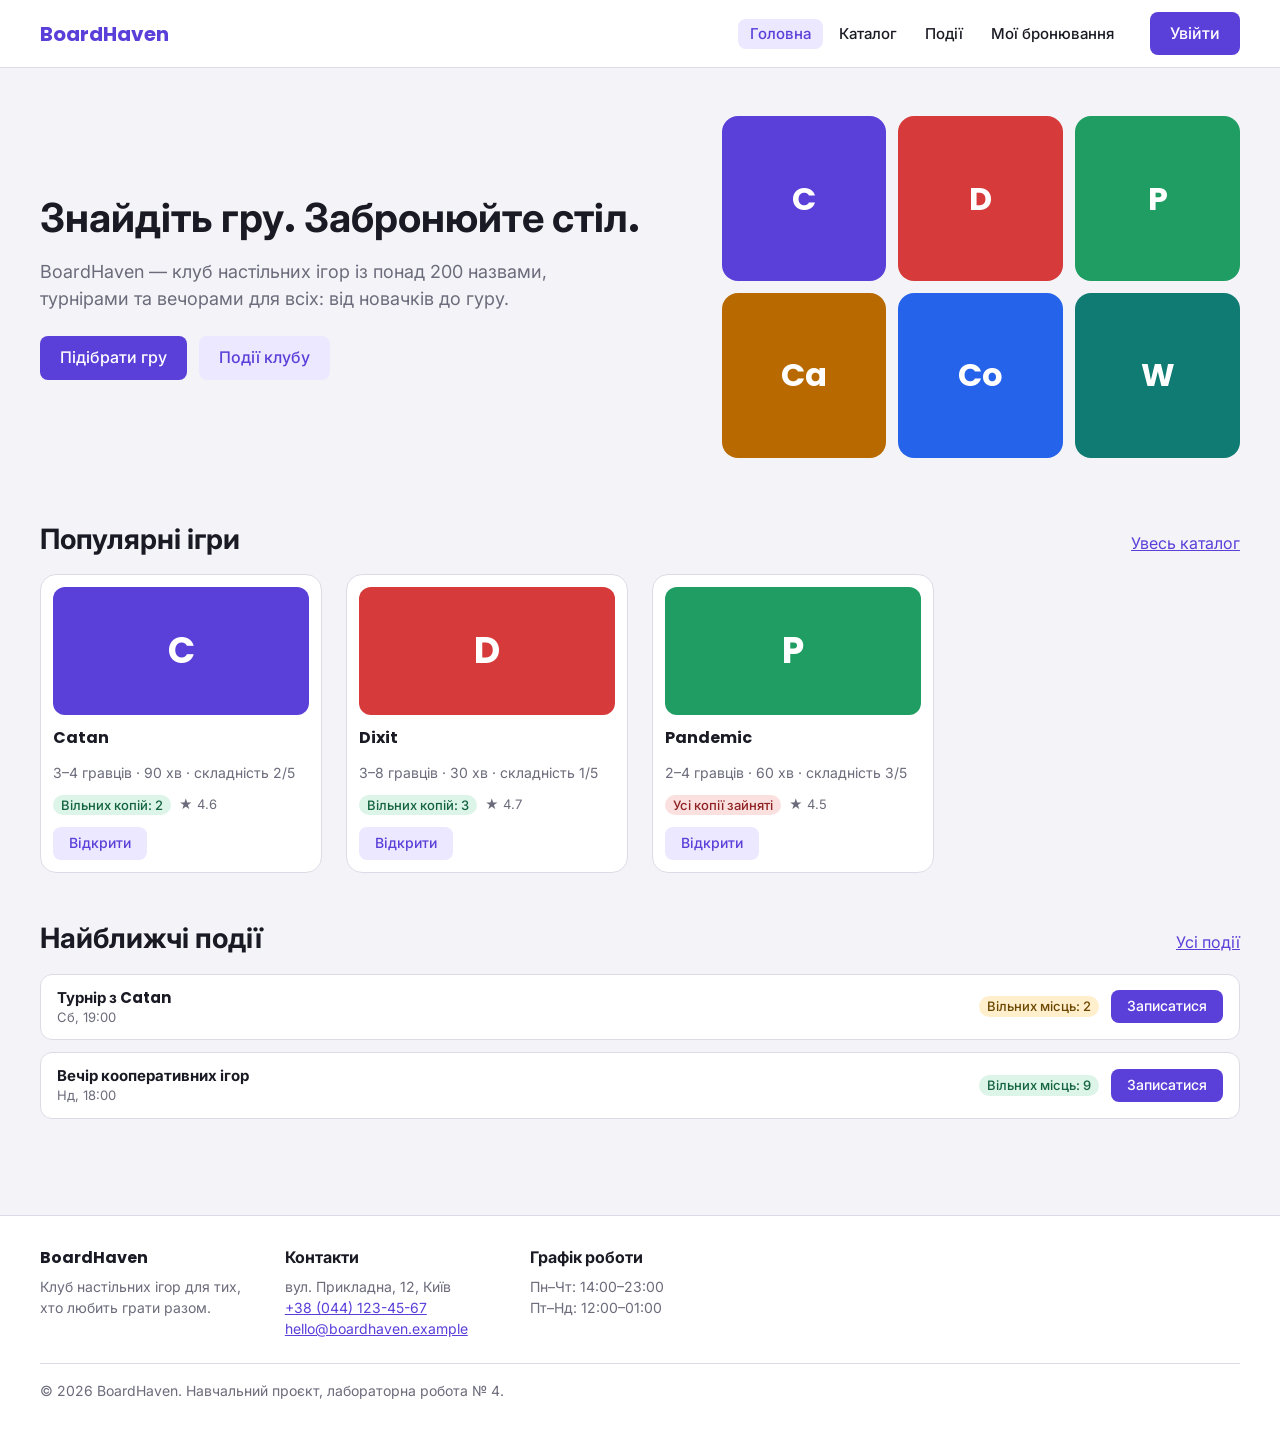
<file: boardhaven-lab4/boardhaven/index.html>
<!DOCTYPE html>
<html lang="uk">
<head>
  <meta charset="UTF-8">
  <meta name="viewport" content="width=device-width, initial-scale=1">
  <meta name="description" content="BoardHaven — клуб настільних ігор: каталог, бронювання столів, події.">
  <title>Головна — BoardHaven</title>
  <link rel="preconnect" href="https://fonts.googleapis.com">
  <link rel="preconnect" href="https://fonts.gstatic.com" crossorigin>
  <link rel="stylesheet" href="https://fonts.googleapis.com/css2?family=Inter:wght@400;500;600&amp;family=Poppins:wght@700&amp;display=swap">
  <link rel="stylesheet" href="css/style.css">
</head>
<body>
  <a class="skip-link" href="#main">Перейти до змісту</a>
  <header class="navbar">
    <div class="container navbar__inner">
      <a class="logo" href="index.html">BoardHaven</a>
      <nav class="navbar__nav" aria-label="Основна навігація">
        <ul class="navbar__list">
          <li><a class="navbar__link" href="index.html" aria-current="page">Головна</a></li>
          <li><a class="navbar__link" href="games.html">Каталог</a></li>
          <li><a class="navbar__link" href="events.html">Події</a></li>
          <li><a class="navbar__link" href="my-bookings.html">Мої бронювання</a></li>
        </ul>
      </nav>
      <a class="btn btn--primary navbar__login" href="login.html">Увійти</a>
    </div>
  </header>
  <main id="main">
    <div class="container">
      <section class="hero" aria-labelledby="hero-title">
        <div>
          <h1 id="hero-title">Знайдіть гру. Забронюйте стіл.</h1>
          <p class="hero__lead">BoardHaven — клуб настільних ігор із понад 200 назвами, турнірами та вечорами для всіх: від новачків до гуру.</p>
          <div class="hero__actions">
            <a class="btn btn--primary" href="games.html">Підібрати гру</a>
            <a class="btn btn--secondary" href="events.html">Події клубу</a>
          </div>
        </div>
        <div class="hero__art" aria-hidden="true"><div class="tile cover--purple">C</div><div class="tile cover--red">D</div><div class="tile cover--green">P</div><div class="tile cover--amber">Ca</div><div class="tile cover--blue">Co</div><div class="tile cover--teal">W</div></div>
      </section>
      <section class="section" aria-labelledby="popular">
        <div class="section__head"><h2 id="popular">Популярні ігри</h2><a href="games.html">Увесь каталог</a></div>
        <ul class="cards">
          <li>
            <article class="card" data-min="3" data-max="4" data-time="90" data-diff="2">
              <div class="card__cover cover--purple" aria-hidden="true">C</div>
              <h3 class="card__title">Catan</h3>
              <p class="card__meta">3–4 гравців · 90 хв · складність 2/5</p>
              <p class="card__status"><span class="badge badge--success">Вільних копій: 2</span><span><span aria-hidden="true">★</span> 4.6<span class="sr-only"> із 5</span></span></p>
              <a class="btn btn--secondary btn--sm" href="game-catan.html">Відкрити</a>
            </article>
          </li>
          <li>
            <article class="card" data-min="3" data-max="8" data-time="30" data-diff="1">
              <div class="card__cover cover--red" aria-hidden="true">D</div>
              <h3 class="card__title">Dixit</h3>
              <p class="card__meta">3–8 гравців · 30 хв · складність 1/5</p>
              <p class="card__status"><span class="badge badge--success">Вільних копій: 3</span><span><span aria-hidden="true">★</span> 4.7<span class="sr-only"> із 5</span></span></p>
              <a class="btn btn--secondary btn--sm" href="game-dixit.html">Відкрити</a>
            </article>
          </li>
          <li>
            <article class="card" data-min="2" data-max="4" data-time="60" data-diff="3">
              <div class="card__cover cover--green" aria-hidden="true">P</div>
              <h3 class="card__title">Pandemic</h3>
              <p class="card__meta">2–4 гравців · 60 хв · складність 3/5</p>
              <p class="card__status"><span class="badge badge--danger">Усі копії зайняті</span><span><span aria-hidden="true">★</span> 4.5<span class="sr-only"> із 5</span></span></p>
              <a class="btn btn--secondary btn--sm" href="game-pandemic.html">Відкрити</a>
            </article>
          </li>
        </ul>
      </section>
      <section class="section" aria-labelledby="soon">
        <div class="section__head"><h2 id="soon">Найближчі події</h2><a href="events.html">Усі події</a></div>
        <div class="rows">
          <article class="row">
            <div><h3 class="row__title">Турнір з Catan</h3><p class="row__meta"><time>Сб, 19:00</time></p></div>
            <div class="row__side"><span class="badge badge--warning">Вільних місць: 2</span><a class="btn btn--primary btn--sm" href="events.html">Записатися</a></div>
          </article>
          <article class="row">
            <div><h3 class="row__title">Вечір кооперативних ігор</h3><p class="row__meta"><time>Нд, 18:00</time></p></div>
            <div class="row__side"><span class="badge badge--success">Вільних місць: 9</span><a class="btn btn--primary btn--sm" href="events.html">Записатися</a></div>
          </article>
        </div>
      </section>
    </div>
  </main>
  <footer class="footer">
    <div class="container footer__inner">
      <section aria-labelledby="f1"><h2 id="f1">BoardHaven</h2><p>Клуб настільних ігор для тих, хто любить грати разом.</p></section>
      <section aria-labelledby="f2"><h2 id="f2">Контакти</h2>
        <address>вул. Прикладна, 12, Київ<br><a href="tel:+380441234567">+38 (044) 123-45-67</a><br><a href="mailto:hello@boardhaven.example">hello@boardhaven.example</a></address></section>
      <section aria-labelledby="f3"><h2 id="f3">Графік роботи</h2><p>Пн–Чт: 14:00–23:00<br>Пт–Нд: 12:00–01:00</p></section>
      <p class="footer__copy">© 2026 BoardHaven. Навчальний проєкт, лабораторна робота № 4.</p>
    </div>
  </footer>
  <script src="js/main.js"></script>
</body>
</html>
</file>
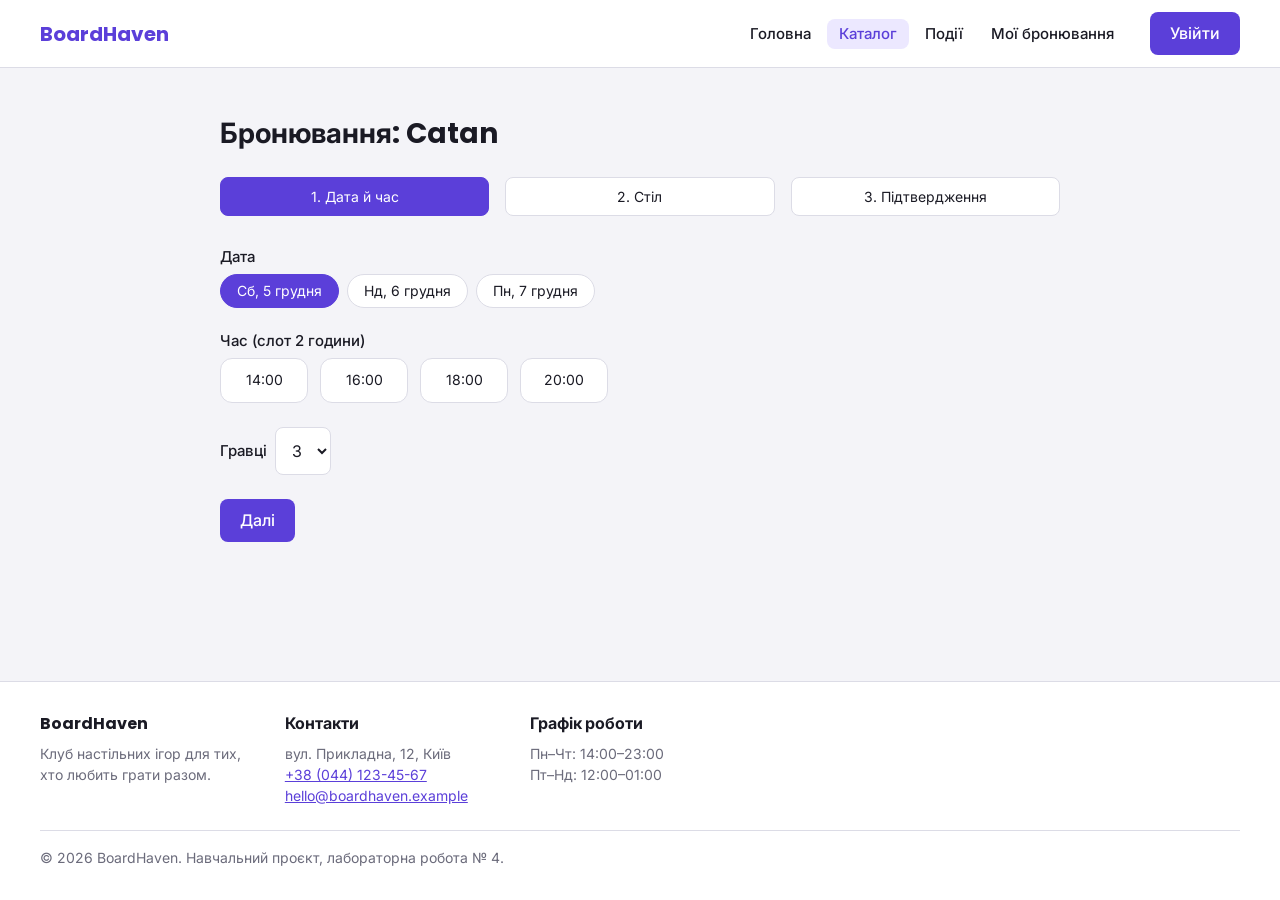
<file: boardhaven-lab4/boardhaven/booking.html>
<!DOCTYPE html>
<html lang="uk">
<head>
  <meta charset="UTF-8">
  <meta name="viewport" content="width=device-width, initial-scale=1">
  <meta name="description" content="Онлайн-бронювання столу в клубі настільних ігор BoardHaven у три кроки.">
  <title>Бронювання — BoardHaven</title>
  <link rel="preconnect" href="https://fonts.googleapis.com">
  <link rel="preconnect" href="https://fonts.gstatic.com" crossorigin>
  <link rel="stylesheet" href="https://fonts.googleapis.com/css2?family=Inter:wght@400;500;600&amp;family=Poppins:wght@700&amp;display=swap">
  <link rel="stylesheet" href="css/style.css">
</head>
<body>
  <a class="skip-link" href="#main">Перейти до змісту</a>
  <header class="navbar">
    <div class="container navbar__inner">
      <a class="logo" href="index.html">BoardHaven</a>
      <nav class="navbar__nav" aria-label="Основна навігація">
        <ul class="navbar__list">
          <li><a class="navbar__link" href="index.html">Головна</a></li>
          <li><a class="navbar__link" href="games.html" aria-current="page">Каталог</a></li>
          <li><a class="navbar__link" href="events.html">Події</a></li>
          <li><a class="navbar__link" href="my-bookings.html">Мої бронювання</a></li>
        </ul>
      </nav>
      <a class="btn btn--primary navbar__login" href="login.html">Увійти</a>
    </div>
  </header>
  <main id="main">
    <div class="container--narrow" id="wizard">
      <h1 class="page-title" id="wizard-title" tabindex="-1">Бронювання</h1>
      <ol class="steps" aria-label="Кроки бронювання">
        <li aria-current="step">1. Дата й час</li>
        <li>2. Стіл</li>
        <li>3. Підтвердження</li>
      </ol>

      <section class="step" data-step="1" aria-label="Дата й час">
        <div class="field"><span class="field__label" id="l-date">Дата</span><div class="tags" id="dates" role="group" aria-labelledby="l-date"></div></div>
        <div class="field"><span class="field__label" id="l-time">Час (слот 2 години)</span>
          <div class="slots" id="times" role="group" aria-labelledby="l-time">
            <button class="slot" type="button" aria-pressed="false" data-time="14:00">14:00</button>
            <button class="slot" type="button" aria-pressed="false" data-time="16:00">16:00</button>
            <button class="slot" type="button" aria-pressed="false" data-time="18:00">18:00</button>
            <button class="slot" type="button" aria-pressed="false" data-time="20:00">20:00</button>
          </div>
        </div>
        <div class="field field--inline"><label for="guests">Гравці</label><select class="select" id="guests" name="guests"></select></div>
        <p class="hint hint--error" id="hint-time" role="alert" hidden>Оберіть час, щоб продовжити.</p>
        <div class="actions"><button class="btn btn--primary" type="button" id="to-2">Далі</button></div>
      </section>

      <section class="step" data-step="2" aria-label="Вибір столу" hidden>
        <div class="slots slots--tables" id="tables" role="group" aria-label="Столи"></div>
        <p class="hint">Зайняті столи та столи замалі для вашої компанії недоступні.</p>
        <p class="hint hint--error" id="hint-table" role="alert" hidden>Оберіть стіл, щоб продовжити.</p>
        <div class="actions"><button class="btn btn--secondary" type="button" id="back-1">Назад</button><button class="btn btn--primary" type="button" id="to-3">Далі</button></div>
      </section>

      <section class="step" data-step="3" aria-label="Підтвердження" hidden>
        <article class="summary">
          <h2 id="sum-game">Catan</h2>
          <dl>
            <dt class="sr-only">Дата й час</dt><dd id="sum-date"></dd>
            <dt class="sr-only">Стіл</dt><dd id="sum-table"></dd>
            <dt class="sr-only">Гравців</dt><dd id="sum-guests"></dd>
          </dl>
        </article>
        <div class="field"><label for="b-name">Ім’я</label><input id="b-name" name="name" autocomplete="name"><p class="field__error" id="err-b-name" role="alert" hidden></p></div>
        <div class="field"><label for="b-phone">Телефон</label><input id="b-phone" name="phone" type="tel" placeholder="+380 50 123 45 67" autocomplete="tel"><p class="field__error" id="err-b-phone" role="alert" hidden></p></div>
        <div class="actions"><button class="btn btn--secondary" type="button" id="back-2">Назад</button><button class="btn btn--primary" type="button" id="confirm-booking">Підтвердити бронювання</button></div>
      </section>
    </div>
    <dialog class="modal modal--success" id="modal-success" aria-labelledby="modal-success-t">
      <h2 id="modal-success-t">Стіл заброньовано</h2>
      <p>Ми чекаємо на вас у клубі. Бронювання з’явиться на сторінці «Мої бронювання».</p>
      <div class="modal__actions"><a class="btn btn--secondary" href="index.html">На головну</a><a class="btn btn--primary" href="my-bookings.html">Мої бронювання</a></div>
    </dialog>
  </main>
  <footer class="footer">
    <div class="container footer__inner">
      <section aria-labelledby="f1"><h2 id="f1">BoardHaven</h2><p>Клуб настільних ігор для тих, хто любить грати разом.</p></section>
      <section aria-labelledby="f2"><h2 id="f2">Контакти</h2>
        <address>вул. Прикладна, 12, Київ<br><a href="tel:+380441234567">+38 (044) 123-45-67</a><br><a href="mailto:hello@boardhaven.example">hello@boardhaven.example</a></address></section>
      <section aria-labelledby="f3"><h2 id="f3">Графік роботи</h2><p>Пн–Чт: 14:00–23:00<br>Пт–Нд: 12:00–01:00</p></section>
      <p class="footer__copy">© 2026 BoardHaven. Навчальний проєкт, лабораторна робота № 4.</p>
    </div>
  </footer>
  <script src="js/main.js"></script>
</body>
</html>
</file>
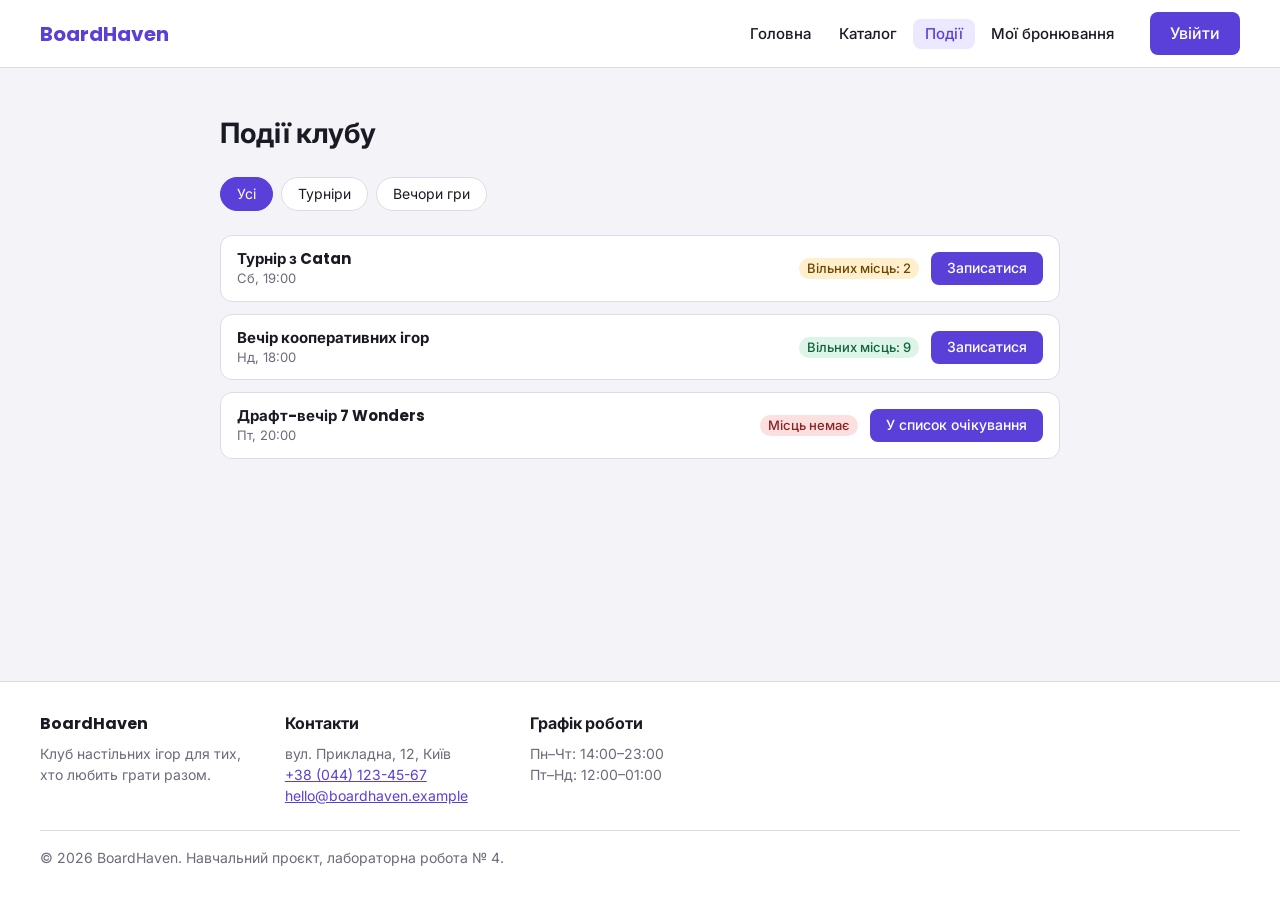
<file: boardhaven-lab4/boardhaven/events.html>
<!DOCTYPE html>
<html lang="uk">
<head>
  <meta charset="UTF-8">
  <meta name="viewport" content="width=device-width, initial-scale=1">
  <meta name="description" content="Турніри та вечори гри в клубі BoardHaven: запис на подію або у список очікування.">
  <title>Події клубу — BoardHaven</title>
  <link rel="preconnect" href="https://fonts.googleapis.com">
  <link rel="preconnect" href="https://fonts.gstatic.com" crossorigin>
  <link rel="stylesheet" href="https://fonts.googleapis.com/css2?family=Inter:wght@400;500;600&amp;family=Poppins:wght@700&amp;display=swap">
  <link rel="stylesheet" href="css/style.css">
</head>
<body>
  <a class="skip-link" href="#main">Перейти до змісту</a>
  <header class="navbar">
    <div class="container navbar__inner">
      <a class="logo" href="index.html">BoardHaven</a>
      <nav class="navbar__nav" aria-label="Основна навігація">
        <ul class="navbar__list">
          <li><a class="navbar__link" href="index.html">Головна</a></li>
          <li><a class="navbar__link" href="games.html">Каталог</a></li>
          <li><a class="navbar__link" href="events.html" aria-current="page">Події</a></li>
          <li><a class="navbar__link" href="my-bookings.html">Мої бронювання</a></li>
        </ul>
      </nav>
      <a class="btn btn--primary navbar__login" href="login.html">Увійти</a>
    </div>
  </header>
  <main id="main">
    <div class="container--narrow">
      <h1 class="page-title">Події клубу</h1>
      <div class="tags" role="group" aria-label="Тип події">
        <button class="tag" type="button" aria-pressed="true" data-kind="all">Усі</button>
        <button class="tag" type="button" aria-pressed="false" data-kind="tournament">Турніри</button>
        <button class="tag" type="button" aria-pressed="false" data-kind="evening">Вечори гри</button>
      </div>
      <div class="rows" id="events" style="margin-top: var(--space-24)">
        <article class="row" data-kind="tournament" data-full="false">
          <div><h2 class="row__title">Турнір з Catan</h2><p class="row__meta"><time>Сб, 19:00</time></p></div>
          <div class="row__side"><span class="badge badge--warning">Вільних місць: 2</span><button class="btn btn--primary btn--sm" type="button" data-event-btn data-open="modal-confirm">Записатися</button></div>
        </article>
        <article class="row" data-kind="evening" data-full="false">
          <div><h2 class="row__title">Вечір кооперативних ігор</h2><p class="row__meta"><time>Нд, 18:00</time></p></div>
          <div class="row__side"><span class="badge badge--success">Вільних місць: 9</span><button class="btn btn--primary btn--sm" type="button" data-event-btn data-open="modal-confirm">Записатися</button></div>
        </article>
        <article class="row" data-kind="evening" data-full="true">
          <div><h2 class="row__title">Драфт-вечір 7 Wonders</h2><p class="row__meta"><time>Пт, 20:00</time></p></div>
          <div class="row__side"><span class="badge badge--danger">Місць немає</span><button class="btn btn--primary btn--sm" type="button" data-event-btn data-open="modal-confirm">У список очікування</button></div>
        </article>
      </div>
    </div>
    <dialog class="modal modal--confirm" id="modal-confirm" aria-labelledby="mc-title">
      <h2 id="mc-title">Записатися на подію?</h2>
      <p id="mc-text"></p>
      <div class="modal__actions"><button class="btn btn--secondary" type="button" data-close>Скасувати</button><button class="btn btn--primary" type="button" id="confirm-yes">Підтвердити</button></div>
    </dialog>
    <dialog class="modal modal--success" id="modal-success" aria-labelledby="ms-title">
      <h2 id="ms-title">Ви записані</h2>
      <p id="ms-text"></p>
      <div class="modal__actions"><button class="btn btn--primary" type="button" data-close>Готово</button></div>
    </dialog>
  </main>
  <footer class="footer">
    <div class="container footer__inner">
      <section aria-labelledby="f1"><h2 id="f1">BoardHaven</h2><p>Клуб настільних ігор для тих, хто любить грати разом.</p></section>
      <section aria-labelledby="f2"><h2 id="f2">Контакти</h2>
        <address>вул. Прикладна, 12, Київ<br><a href="tel:+380441234567">+38 (044) 123-45-67</a><br><a href="mailto:hello@boardhaven.example">hello@boardhaven.example</a></address></section>
      <section aria-labelledby="f3"><h2 id="f3">Графік роботи</h2><p>Пн–Чт: 14:00–23:00<br>Пт–Нд: 12:00–01:00</p></section>
      <p class="footer__copy">© 2026 BoardHaven. Навчальний проєкт, лабораторна робота № 4.</p>
    </div>
  </footer>
  <script src="js/main.js"></script>
</body>
</html>
</file>
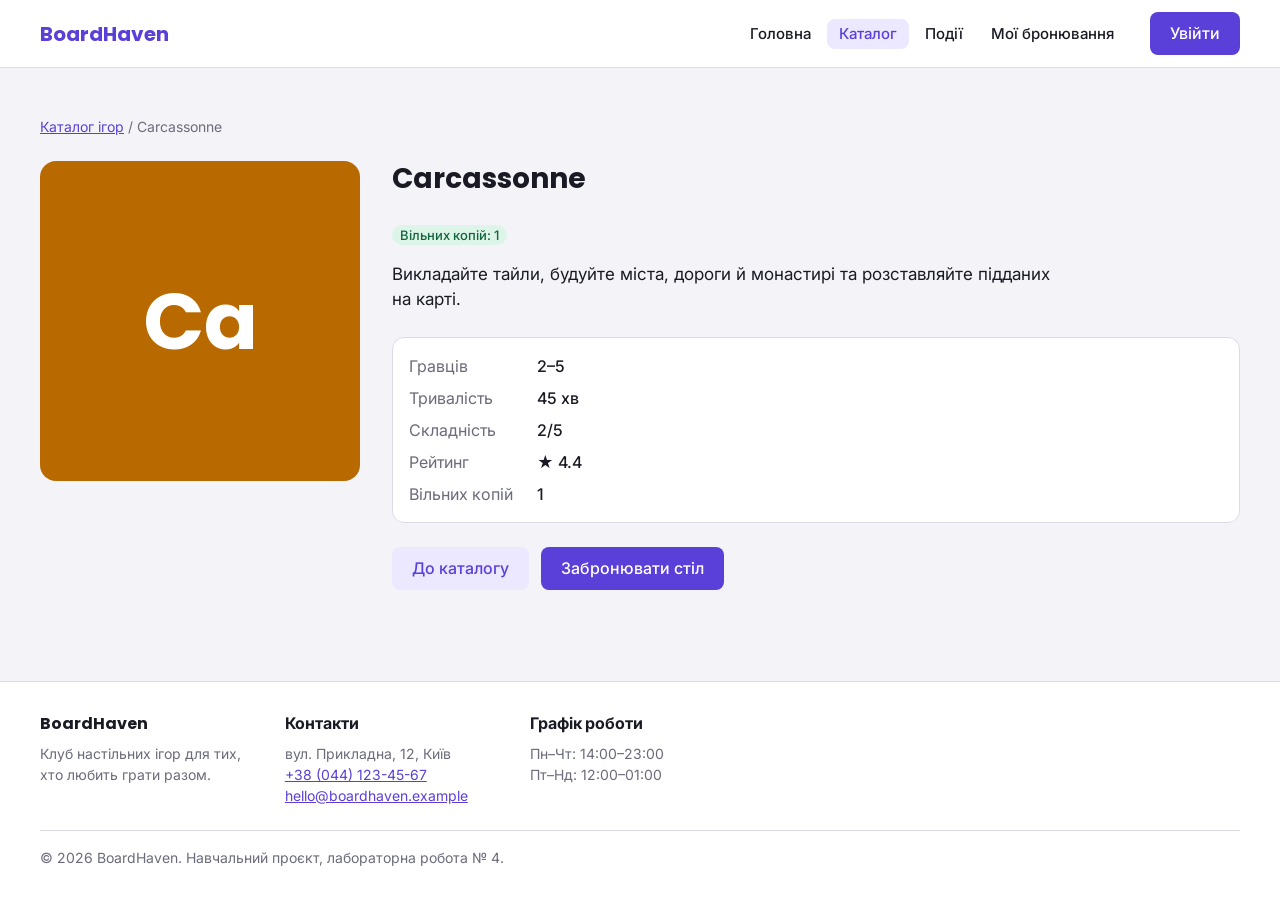
<file: boardhaven-lab4/boardhaven/game-carcassonne.html>
<!DOCTYPE html>
<html lang="uk">
<head>
  <meta charset="UTF-8">
  <meta name="viewport" content="width=device-width, initial-scale=1">
  <meta name="description" content="Carcassonne — опис гри та бронювання столу в клубі BoardHaven.">
  <title>Carcassonne — BoardHaven</title>
  <link rel="preconnect" href="https://fonts.googleapis.com">
  <link rel="preconnect" href="https://fonts.gstatic.com" crossorigin>
  <link rel="stylesheet" href="https://fonts.googleapis.com/css2?family=Inter:wght@400;500;600&amp;family=Poppins:wght@700&amp;display=swap">
  <link rel="stylesheet" href="css/style.css">
</head>
<body>
  <a class="skip-link" href="#main">Перейти до змісту</a>
  <header class="navbar">
    <div class="container navbar__inner">
      <a class="logo" href="index.html">BoardHaven</a>
      <nav class="navbar__nav" aria-label="Основна навігація">
        <ul class="navbar__list">
          <li><a class="navbar__link" href="index.html">Головна</a></li>
          <li><a class="navbar__link" href="games.html" aria-current="page">Каталог</a></li>
          <li><a class="navbar__link" href="events.html">Події</a></li>
          <li><a class="navbar__link" href="my-bookings.html">Мої бронювання</a></li>
        </ul>
      </nav>
      <a class="btn btn--primary navbar__login" href="login.html">Увійти</a>
    </div>
  </header>
  <main id="main">
    <div class="container">
      <nav class="breadcrumb" aria-label="Хлібні крихти"><a href="games.html">Каталог ігор</a> / Carcassonne</nav>
      <div class="detail">
        <div class="detail__cover cover--amber" aria-hidden="true">Ca</div>
        <article>
          <h1 class="page-title">Carcassonne</h1>
          <p><span class="badge badge--success">Вільних копій: 1</span></p>
          <p class="detail__lead">Викладайте тайли, будуйте міста, дороги й монастирі та розставляйте підданих на карті.</p>
          <dl class="specs">
            <dt>Гравців</dt><dd>2–5</dd>
            <dt>Тривалість</dt><dd>45 хв</dd>
            <dt>Складність</dt><dd>2/5</dd>
            <dt>Рейтинг</dt><dd>★ 4.4</dd>
            <dt>Вільних копій</dt><dd>1</dd>
          </dl>
          <div class="detail__actions">
            <a class="btn btn--secondary" href="games.html">До каталогу</a>
            <a class="btn btn--primary" href="booking.html?game=carcassonne">Забронювати стіл</a>
          </div>
        </article>
      </div>
    </div>
  </main>
  <footer class="footer">
    <div class="container footer__inner">
      <section aria-labelledby="f1"><h2 id="f1">BoardHaven</h2><p>Клуб настільних ігор для тих, хто любить грати разом.</p></section>
      <section aria-labelledby="f2"><h2 id="f2">Контакти</h2>
        <address>вул. Прикладна, 12, Київ<br><a href="tel:+380441234567">+38 (044) 123-45-67</a><br><a href="mailto:hello@boardhaven.example">hello@boardhaven.example</a></address></section>
      <section aria-labelledby="f3"><h2 id="f3">Графік роботи</h2><p>Пн–Чт: 14:00–23:00<br>Пт–Нд: 12:00–01:00</p></section>
      <p class="footer__copy">© 2026 BoardHaven. Навчальний проєкт, лабораторна робота № 4.</p>
    </div>
  </footer>
  <script src="js/main.js"></script>
</body>
</html>
</file>
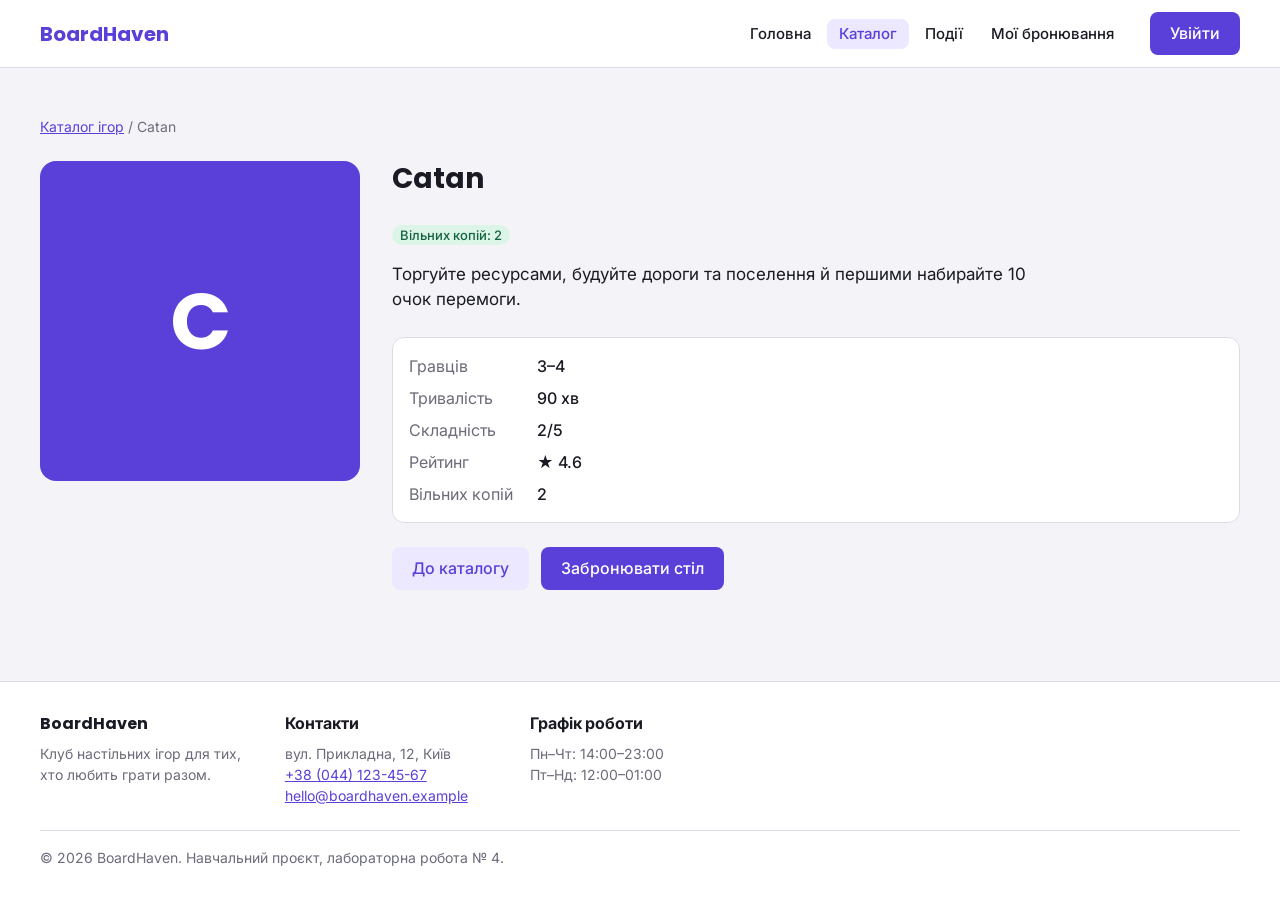
<file: boardhaven-lab4/boardhaven/game-catan.html>
<!DOCTYPE html>
<html lang="uk">
<head>
  <meta charset="UTF-8">
  <meta name="viewport" content="width=device-width, initial-scale=1">
  <meta name="description" content="Catan — опис гри та бронювання столу в клубі BoardHaven.">
  <title>Catan — BoardHaven</title>
  <link rel="preconnect" href="https://fonts.googleapis.com">
  <link rel="preconnect" href="https://fonts.gstatic.com" crossorigin>
  <link rel="stylesheet" href="https://fonts.googleapis.com/css2?family=Inter:wght@400;500;600&amp;family=Poppins:wght@700&amp;display=swap">
  <link rel="stylesheet" href="css/style.css">
</head>
<body>
  <a class="skip-link" href="#main">Перейти до змісту</a>
  <header class="navbar">
    <div class="container navbar__inner">
      <a class="logo" href="index.html">BoardHaven</a>
      <nav class="navbar__nav" aria-label="Основна навігація">
        <ul class="navbar__list">
          <li><a class="navbar__link" href="index.html">Головна</a></li>
          <li><a class="navbar__link" href="games.html" aria-current="page">Каталог</a></li>
          <li><a class="navbar__link" href="events.html">Події</a></li>
          <li><a class="navbar__link" href="my-bookings.html">Мої бронювання</a></li>
        </ul>
      </nav>
      <a class="btn btn--primary navbar__login" href="login.html">Увійти</a>
    </div>
  </header>
  <main id="main">
    <div class="container">
      <nav class="breadcrumb" aria-label="Хлібні крихти"><a href="games.html">Каталог ігор</a> / Catan</nav>
      <div class="detail">
        <div class="detail__cover cover--purple" aria-hidden="true">C</div>
        <article>
          <h1 class="page-title">Catan</h1>
          <p><span class="badge badge--success">Вільних копій: 2</span></p>
          <p class="detail__lead">Торгуйте ресурсами, будуйте дороги та поселення й першими набирайте 10 очок перемоги.</p>
          <dl class="specs">
            <dt>Гравців</dt><dd>3–4</dd>
            <dt>Тривалість</dt><dd>90 хв</dd>
            <dt>Складність</dt><dd>2/5</dd>
            <dt>Рейтинг</dt><dd>★ 4.6</dd>
            <dt>Вільних копій</dt><dd>2</dd>
          </dl>
          <div class="detail__actions">
            <a class="btn btn--secondary" href="games.html">До каталогу</a>
            <a class="btn btn--primary" href="booking.html?game=catan">Забронювати стіл</a>
          </div>
        </article>
      </div>
    </div>
  </main>
  <footer class="footer">
    <div class="container footer__inner">
      <section aria-labelledby="f1"><h2 id="f1">BoardHaven</h2><p>Клуб настільних ігор для тих, хто любить грати разом.</p></section>
      <section aria-labelledby="f2"><h2 id="f2">Контакти</h2>
        <address>вул. Прикладна, 12, Київ<br><a href="tel:+380441234567">+38 (044) 123-45-67</a><br><a href="mailto:hello@boardhaven.example">hello@boardhaven.example</a></address></section>
      <section aria-labelledby="f3"><h2 id="f3">Графік роботи</h2><p>Пн–Чт: 14:00–23:00<br>Пт–Нд: 12:00–01:00</p></section>
      <p class="footer__copy">© 2026 BoardHaven. Навчальний проєкт, лабораторна робота № 4.</p>
    </div>
  </footer>
  <script src="js/main.js"></script>
</body>
</html>
</file>
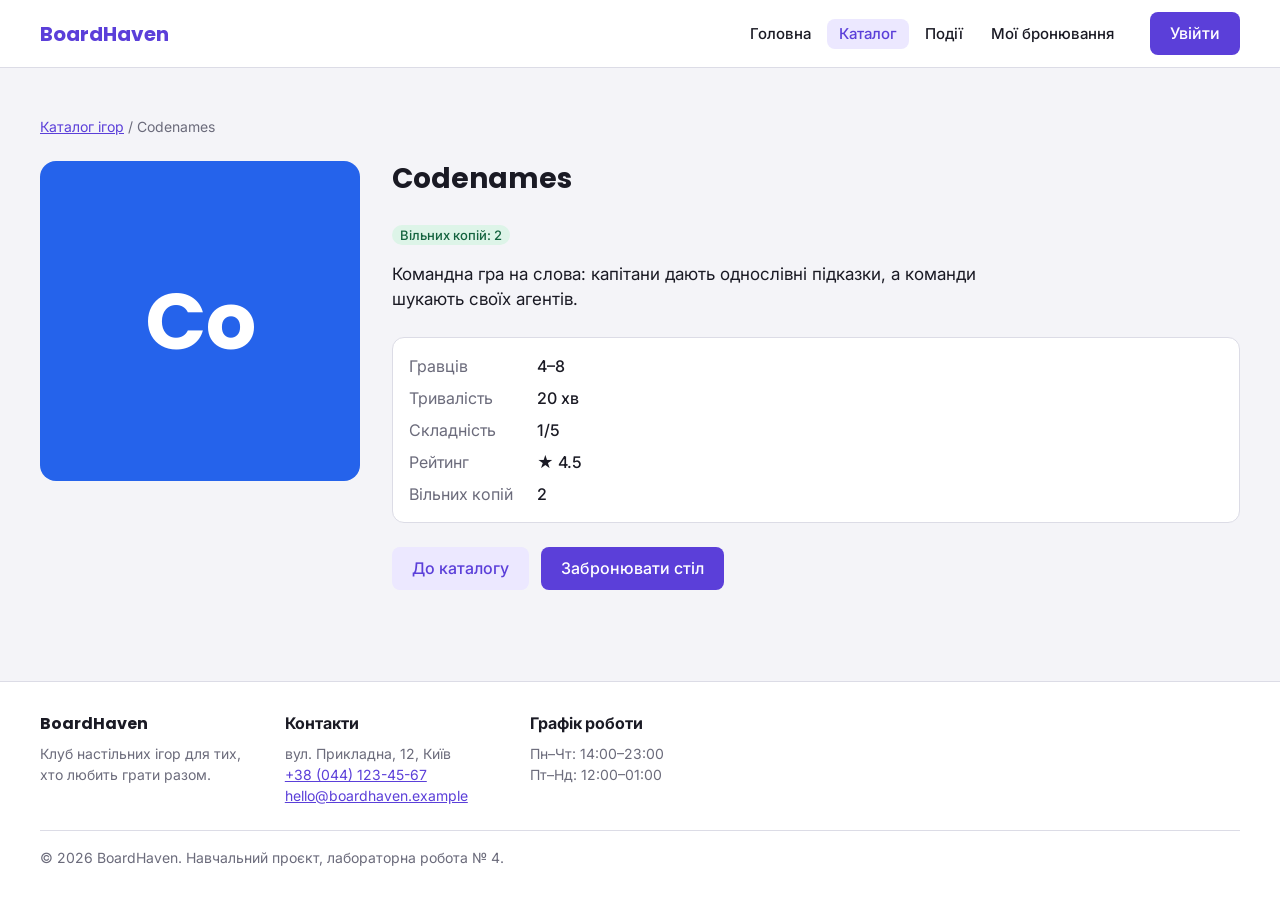
<file: boardhaven-lab4/boardhaven/game-codenames.html>
<!DOCTYPE html>
<html lang="uk">
<head>
  <meta charset="UTF-8">
  <meta name="viewport" content="width=device-width, initial-scale=1">
  <meta name="description" content="Codenames — опис гри та бронювання столу в клубі BoardHaven.">
  <title>Codenames — BoardHaven</title>
  <link rel="preconnect" href="https://fonts.googleapis.com">
  <link rel="preconnect" href="https://fonts.gstatic.com" crossorigin>
  <link rel="stylesheet" href="https://fonts.googleapis.com/css2?family=Inter:wght@400;500;600&amp;family=Poppins:wght@700&amp;display=swap">
  <link rel="stylesheet" href="css/style.css">
</head>
<body>
  <a class="skip-link" href="#main">Перейти до змісту</a>
  <header class="navbar">
    <div class="container navbar__inner">
      <a class="logo" href="index.html">BoardHaven</a>
      <nav class="navbar__nav" aria-label="Основна навігація">
        <ul class="navbar__list">
          <li><a class="navbar__link" href="index.html">Головна</a></li>
          <li><a class="navbar__link" href="games.html" aria-current="page">Каталог</a></li>
          <li><a class="navbar__link" href="events.html">Події</a></li>
          <li><a class="navbar__link" href="my-bookings.html">Мої бронювання</a></li>
        </ul>
      </nav>
      <a class="btn btn--primary navbar__login" href="login.html">Увійти</a>
    </div>
  </header>
  <main id="main">
    <div class="container">
      <nav class="breadcrumb" aria-label="Хлібні крихти"><a href="games.html">Каталог ігор</a> / Codenames</nav>
      <div class="detail">
        <div class="detail__cover cover--blue" aria-hidden="true">Co</div>
        <article>
          <h1 class="page-title">Codenames</h1>
          <p><span class="badge badge--success">Вільних копій: 2</span></p>
          <p class="detail__lead">Командна гра на слова: капітани дають однослівні підказки, а команди шукають своїх агентів.</p>
          <dl class="specs">
            <dt>Гравців</dt><dd>4–8</dd>
            <dt>Тривалість</dt><dd>20 хв</dd>
            <dt>Складність</dt><dd>1/5</dd>
            <dt>Рейтинг</dt><dd>★ 4.5</dd>
            <dt>Вільних копій</dt><dd>2</dd>
          </dl>
          <div class="detail__actions">
            <a class="btn btn--secondary" href="games.html">До каталогу</a>
            <a class="btn btn--primary" href="booking.html?game=codenames">Забронювати стіл</a>
          </div>
        </article>
      </div>
    </div>
  </main>
  <footer class="footer">
    <div class="container footer__inner">
      <section aria-labelledby="f1"><h2 id="f1">BoardHaven</h2><p>Клуб настільних ігор для тих, хто любить грати разом.</p></section>
      <section aria-labelledby="f2"><h2 id="f2">Контакти</h2>
        <address>вул. Прикладна, 12, Київ<br><a href="tel:+380441234567">+38 (044) 123-45-67</a><br><a href="mailto:hello@boardhaven.example">hello@boardhaven.example</a></address></section>
      <section aria-labelledby="f3"><h2 id="f3">Графік роботи</h2><p>Пн–Чт: 14:00–23:00<br>Пт–Нд: 12:00–01:00</p></section>
      <p class="footer__copy">© 2026 BoardHaven. Навчальний проєкт, лабораторна робота № 4.</p>
    </div>
  </footer>
  <script src="js/main.js"></script>
</body>
</html>
</file>
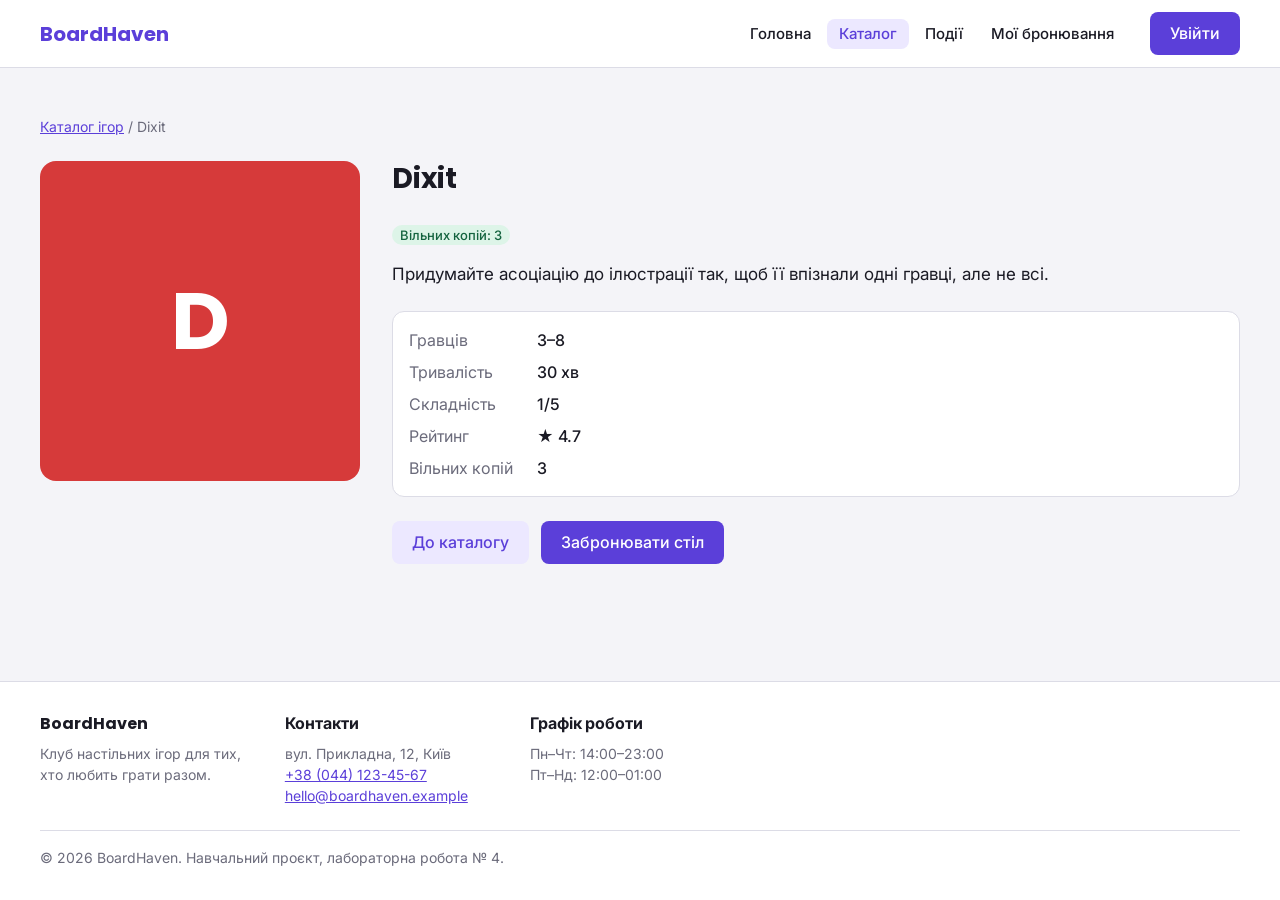
<file: boardhaven-lab4/boardhaven/game-dixit.html>
<!DOCTYPE html>
<html lang="uk">
<head>
  <meta charset="UTF-8">
  <meta name="viewport" content="width=device-width, initial-scale=1">
  <meta name="description" content="Dixit — опис гри та бронювання столу в клубі BoardHaven.">
  <title>Dixit — BoardHaven</title>
  <link rel="preconnect" href="https://fonts.googleapis.com">
  <link rel="preconnect" href="https://fonts.gstatic.com" crossorigin>
  <link rel="stylesheet" href="https://fonts.googleapis.com/css2?family=Inter:wght@400;500;600&amp;family=Poppins:wght@700&amp;display=swap">
  <link rel="stylesheet" href="css/style.css">
</head>
<body>
  <a class="skip-link" href="#main">Перейти до змісту</a>
  <header class="navbar">
    <div class="container navbar__inner">
      <a class="logo" href="index.html">BoardHaven</a>
      <nav class="navbar__nav" aria-label="Основна навігація">
        <ul class="navbar__list">
          <li><a class="navbar__link" href="index.html">Головна</a></li>
          <li><a class="navbar__link" href="games.html" aria-current="page">Каталог</a></li>
          <li><a class="navbar__link" href="events.html">Події</a></li>
          <li><a class="navbar__link" href="my-bookings.html">Мої бронювання</a></li>
        </ul>
      </nav>
      <a class="btn btn--primary navbar__login" href="login.html">Увійти</a>
    </div>
  </header>
  <main id="main">
    <div class="container">
      <nav class="breadcrumb" aria-label="Хлібні крихти"><a href="games.html">Каталог ігор</a> / Dixit</nav>
      <div class="detail">
        <div class="detail__cover cover--red" aria-hidden="true">D</div>
        <article>
          <h1 class="page-title">Dixit</h1>
          <p><span class="badge badge--success">Вільних копій: 3</span></p>
          <p class="detail__lead">Придумайте асоціацію до ілюстрації так, щоб її впізнали одні гравці, але не всі.</p>
          <dl class="specs">
            <dt>Гравців</dt><dd>3–8</dd>
            <dt>Тривалість</dt><dd>30 хв</dd>
            <dt>Складність</dt><dd>1/5</dd>
            <dt>Рейтинг</dt><dd>★ 4.7</dd>
            <dt>Вільних копій</dt><dd>3</dd>
          </dl>
          <div class="detail__actions">
            <a class="btn btn--secondary" href="games.html">До каталогу</a>
            <a class="btn btn--primary" href="booking.html?game=dixit">Забронювати стіл</a>
          </div>
        </article>
      </div>
    </div>
  </main>
  <footer class="footer">
    <div class="container footer__inner">
      <section aria-labelledby="f1"><h2 id="f1">BoardHaven</h2><p>Клуб настільних ігор для тих, хто любить грати разом.</p></section>
      <section aria-labelledby="f2"><h2 id="f2">Контакти</h2>
        <address>вул. Прикладна, 12, Київ<br><a href="tel:+380441234567">+38 (044) 123-45-67</a><br><a href="mailto:hello@boardhaven.example">hello@boardhaven.example</a></address></section>
      <section aria-labelledby="f3"><h2 id="f3">Графік роботи</h2><p>Пн–Чт: 14:00–23:00<br>Пт–Нд: 12:00–01:00</p></section>
      <p class="footer__copy">© 2026 BoardHaven. Навчальний проєкт, лабораторна робота № 4.</p>
    </div>
  </footer>
  <script src="js/main.js"></script>
</body>
</html>
</file>
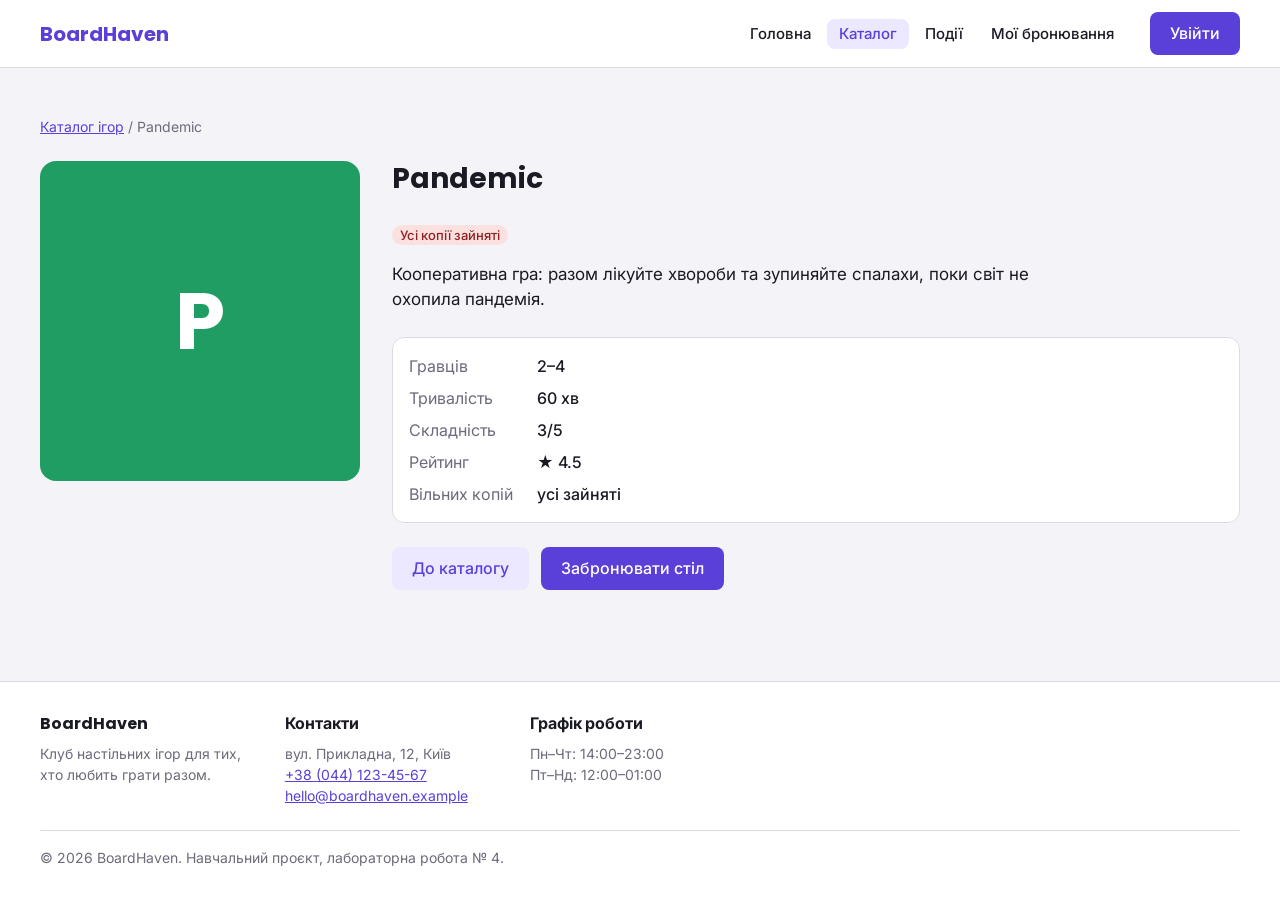
<file: boardhaven-lab4/boardhaven/game-pandemic.html>
<!DOCTYPE html>
<html lang="uk">
<head>
  <meta charset="UTF-8">
  <meta name="viewport" content="width=device-width, initial-scale=1">
  <meta name="description" content="Pandemic — опис гри та бронювання столу в клубі BoardHaven.">
  <title>Pandemic — BoardHaven</title>
  <link rel="preconnect" href="https://fonts.googleapis.com">
  <link rel="preconnect" href="https://fonts.gstatic.com" crossorigin>
  <link rel="stylesheet" href="https://fonts.googleapis.com/css2?family=Inter:wght@400;500;600&amp;family=Poppins:wght@700&amp;display=swap">
  <link rel="stylesheet" href="css/style.css">
</head>
<body>
  <a class="skip-link" href="#main">Перейти до змісту</a>
  <header class="navbar">
    <div class="container navbar__inner">
      <a class="logo" href="index.html">BoardHaven</a>
      <nav class="navbar__nav" aria-label="Основна навігація">
        <ul class="navbar__list">
          <li><a class="navbar__link" href="index.html">Головна</a></li>
          <li><a class="navbar__link" href="games.html" aria-current="page">Каталог</a></li>
          <li><a class="navbar__link" href="events.html">Події</a></li>
          <li><a class="navbar__link" href="my-bookings.html">Мої бронювання</a></li>
        </ul>
      </nav>
      <a class="btn btn--primary navbar__login" href="login.html">Увійти</a>
    </div>
  </header>
  <main id="main">
    <div class="container">
      <nav class="breadcrumb" aria-label="Хлібні крихти"><a href="games.html">Каталог ігор</a> / Pandemic</nav>
      <div class="detail">
        <div class="detail__cover cover--green" aria-hidden="true">P</div>
        <article>
          <h1 class="page-title">Pandemic</h1>
          <p><span class="badge badge--danger">Усі копії зайняті</span></p>
          <p class="detail__lead">Кооперативна гра: разом лікуйте хвороби та зупиняйте спалахи, поки світ не охопила пандемія.</p>
          <dl class="specs">
            <dt>Гравців</dt><dd>2–4</dd>
            <dt>Тривалість</dt><dd>60 хв</dd>
            <dt>Складність</dt><dd>3/5</dd>
            <dt>Рейтинг</dt><dd>★ 4.5</dd>
            <dt>Вільних копій</dt><dd>усі зайняті</dd>
          </dl>
          <div class="detail__actions">
            <a class="btn btn--secondary" href="games.html">До каталогу</a>
            <a class="btn btn--primary" href="booking.html?game=pandemic">Забронювати стіл</a>
          </div>
        </article>
      </div>
    </div>
  </main>
  <footer class="footer">
    <div class="container footer__inner">
      <section aria-labelledby="f1"><h2 id="f1">BoardHaven</h2><p>Клуб настільних ігор для тих, хто любить грати разом.</p></section>
      <section aria-labelledby="f2"><h2 id="f2">Контакти</h2>
        <address>вул. Прикладна, 12, Київ<br><a href="tel:+380441234567">+38 (044) 123-45-67</a><br><a href="mailto:hello@boardhaven.example">hello@boardhaven.example</a></address></section>
      <section aria-labelledby="f3"><h2 id="f3">Графік роботи</h2><p>Пн–Чт: 14:00–23:00<br>Пт–Нд: 12:00–01:00</p></section>
      <p class="footer__copy">© 2026 BoardHaven. Навчальний проєкт, лабораторна робота № 4.</p>
    </div>
  </footer>
  <script src="js/main.js"></script>
</body>
</html>
</file>
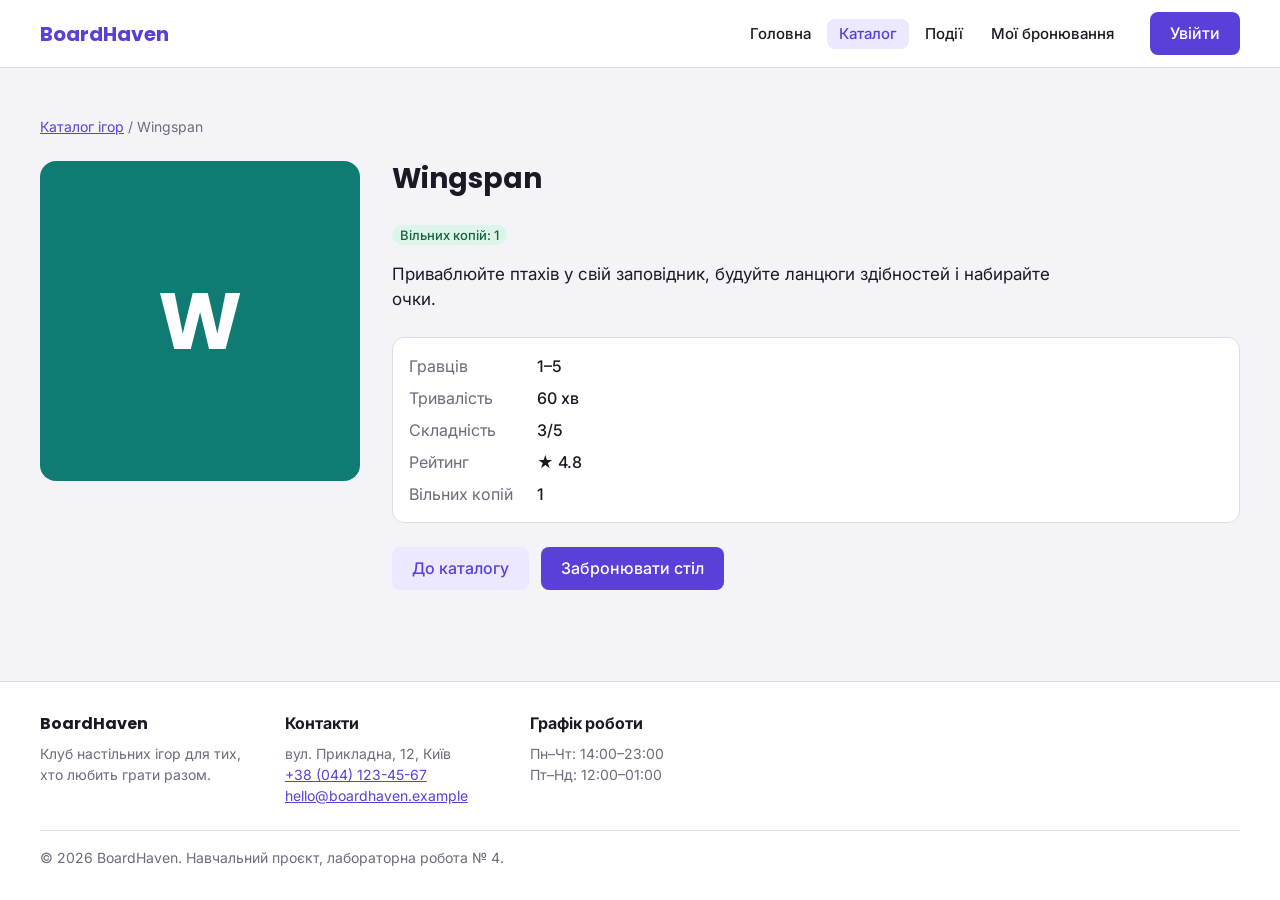
<file: boardhaven-lab4/boardhaven/game-wingspan.html>
<!DOCTYPE html>
<html lang="uk">
<head>
  <meta charset="UTF-8">
  <meta name="viewport" content="width=device-width, initial-scale=1">
  <meta name="description" content="Wingspan — опис гри та бронювання столу в клубі BoardHaven.">
  <title>Wingspan — BoardHaven</title>
  <link rel="preconnect" href="https://fonts.googleapis.com">
  <link rel="preconnect" href="https://fonts.gstatic.com" crossorigin>
  <link rel="stylesheet" href="https://fonts.googleapis.com/css2?family=Inter:wght@400;500;600&amp;family=Poppins:wght@700&amp;display=swap">
  <link rel="stylesheet" href="css/style.css">
</head>
<body>
  <a class="skip-link" href="#main">Перейти до змісту</a>
  <header class="navbar">
    <div class="container navbar__inner">
      <a class="logo" href="index.html">BoardHaven</a>
      <nav class="navbar__nav" aria-label="Основна навігація">
        <ul class="navbar__list">
          <li><a class="navbar__link" href="index.html">Головна</a></li>
          <li><a class="navbar__link" href="games.html" aria-current="page">Каталог</a></li>
          <li><a class="navbar__link" href="events.html">Події</a></li>
          <li><a class="navbar__link" href="my-bookings.html">Мої бронювання</a></li>
        </ul>
      </nav>
      <a class="btn btn--primary navbar__login" href="login.html">Увійти</a>
    </div>
  </header>
  <main id="main">
    <div class="container">
      <nav class="breadcrumb" aria-label="Хлібні крихти"><a href="games.html">Каталог ігор</a> / Wingspan</nav>
      <div class="detail">
        <div class="detail__cover cover--teal" aria-hidden="true">W</div>
        <article>
          <h1 class="page-title">Wingspan</h1>
          <p><span class="badge badge--success">Вільних копій: 1</span></p>
          <p class="detail__lead">Приваблюйте птахів у свій заповідник, будуйте ланцюги здібностей і набирайте очки.</p>
          <dl class="specs">
            <dt>Гравців</dt><dd>1–5</dd>
            <dt>Тривалість</dt><dd>60 хв</dd>
            <dt>Складність</dt><dd>3/5</dd>
            <dt>Рейтинг</dt><dd>★ 4.8</dd>
            <dt>Вільних копій</dt><dd>1</dd>
          </dl>
          <div class="detail__actions">
            <a class="btn btn--secondary" href="games.html">До каталогу</a>
            <a class="btn btn--primary" href="booking.html?game=wingspan">Забронювати стіл</a>
          </div>
        </article>
      </div>
    </div>
  </main>
  <footer class="footer">
    <div class="container footer__inner">
      <section aria-labelledby="f1"><h2 id="f1">BoardHaven</h2><p>Клуб настільних ігор для тих, хто любить грати разом.</p></section>
      <section aria-labelledby="f2"><h2 id="f2">Контакти</h2>
        <address>вул. Прикладна, 12, Київ<br><a href="tel:+380441234567">+38 (044) 123-45-67</a><br><a href="mailto:hello@boardhaven.example">hello@boardhaven.example</a></address></section>
      <section aria-labelledby="f3"><h2 id="f3">Графік роботи</h2><p>Пн–Чт: 14:00–23:00<br>Пт–Нд: 12:00–01:00</p></section>
      <p class="footer__copy">© 2026 BoardHaven. Навчальний проєкт, лабораторна робота № 4.</p>
    </div>
  </footer>
  <script src="js/main.js"></script>
</body>
</html>
</file>
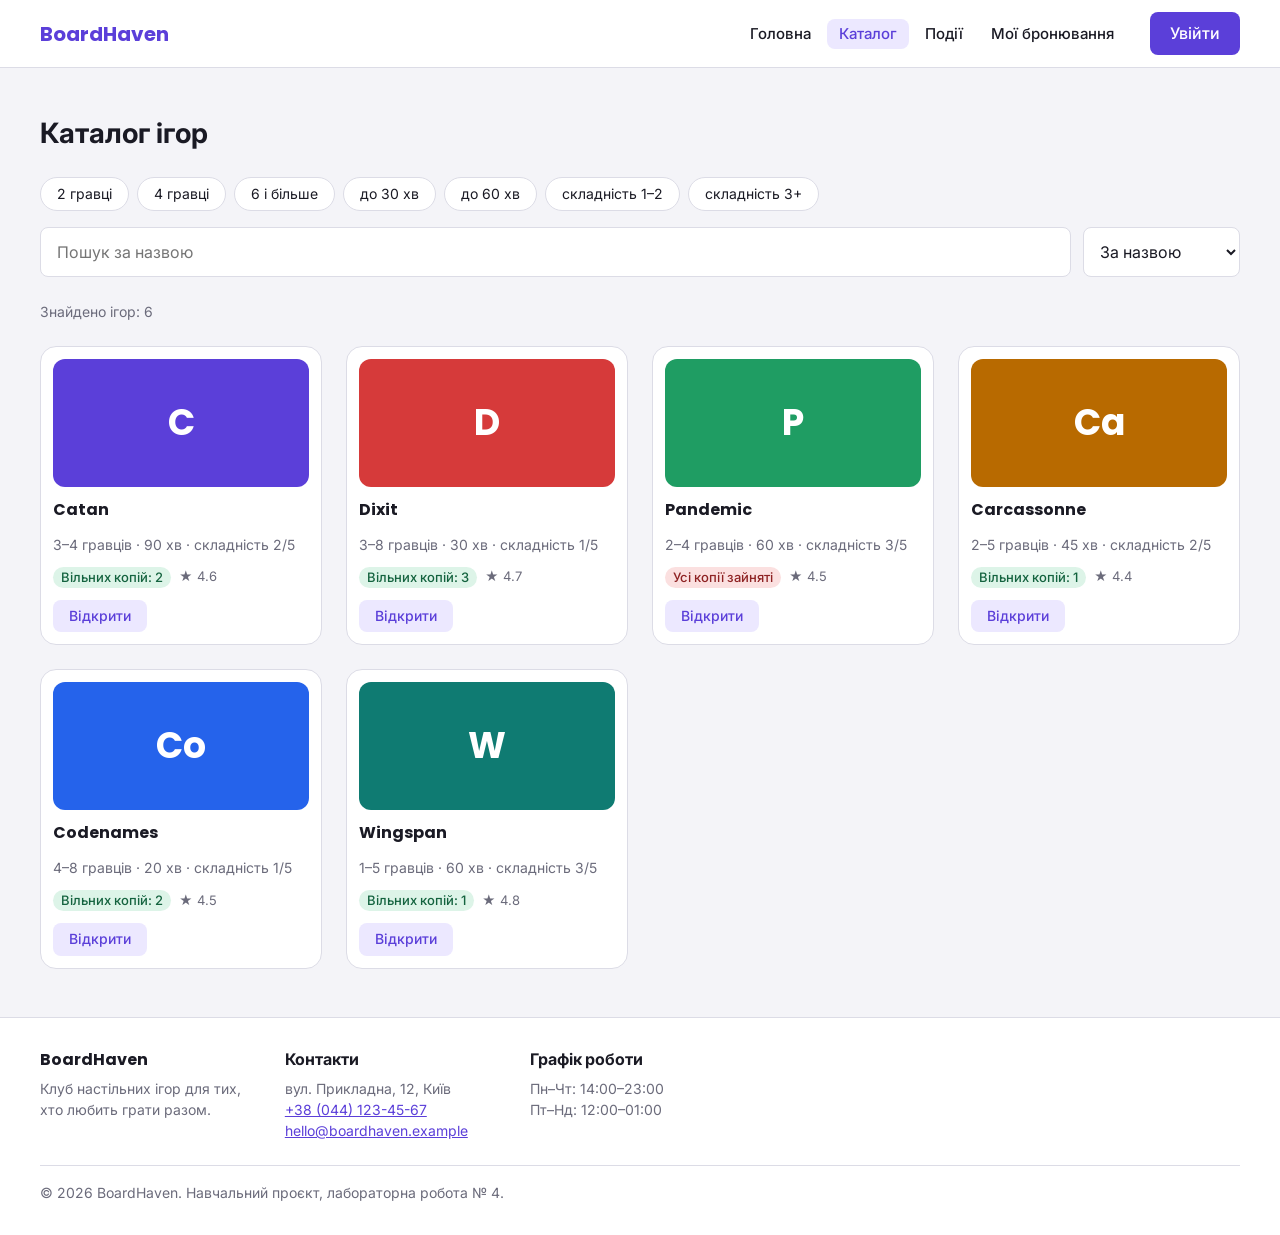
<file: boardhaven-lab4/boardhaven/games.html>
<!DOCTYPE html>
<html lang="uk">
<head>
  <meta charset="UTF-8">
  <meta name="viewport" content="width=device-width, initial-scale=1">
  <meta name="description" content="Каталог настільних ігор клубу BoardHaven з фільтрами за гравцями, часом і складністю.">
  <title>Каталог ігор — BoardHaven</title>
  <link rel="preconnect" href="https://fonts.googleapis.com">
  <link rel="preconnect" href="https://fonts.gstatic.com" crossorigin>
  <link rel="stylesheet" href="https://fonts.googleapis.com/css2?family=Inter:wght@400;500;600&amp;family=Poppins:wght@700&amp;display=swap">
  <link rel="stylesheet" href="css/style.css">
</head>
<body>
  <a class="skip-link" href="#main">Перейти до змісту</a>
  <header class="navbar">
    <div class="container navbar__inner">
      <a class="logo" href="index.html">BoardHaven</a>
      <nav class="navbar__nav" aria-label="Основна навігація">
        <ul class="navbar__list">
          <li><a class="navbar__link" href="index.html">Головна</a></li>
          <li><a class="navbar__link" href="games.html" aria-current="page">Каталог</a></li>
          <li><a class="navbar__link" href="events.html">Події</a></li>
          <li><a class="navbar__link" href="my-bookings.html">Мої бронювання</a></li>
        </ul>
      </nav>
      <a class="btn btn--primary navbar__login" href="login.html">Увійти</a>
    </div>
  </header>
  <main id="main">
    <div class="container">
      <h1 class="page-title">Каталог ігор</h1>
      <div class="tags" role="group" aria-label="Фільтри ігор"><button class="tag" type="button" aria-pressed="false" data-filter="players-2">2 гравці</button><button class="tag" type="button" aria-pressed="false" data-filter="players-4">4 гравці</button><button class="tag" type="button" aria-pressed="false" data-filter="players-6">6 і більше</button><button class="tag" type="button" aria-pressed="false" data-filter="time-30">до 30 хв</button><button class="tag" type="button" aria-pressed="false" data-filter="time-60">до 60 хв</button><button class="tag" type="button" aria-pressed="false" data-filter="diff-low">складність 1–2</button><button class="tag" type="button" aria-pressed="false" data-filter="diff-high">складність 3+</button></div>
      <div class="tools">
        <label class="sr-only" for="search">Пошук за назвою</label>
        <input class="input" id="search" type="search" placeholder="Пошук за назвою" autocomplete="off">
        <label class="sr-only" for="sort">Сортування</label>
        <select class="select" id="sort"><option value="name">За назвою</option><option value="time">За тривалістю</option><option value="diff">За складністю</option></select>
      </div>
      <p class="result-count" id="result-count" aria-live="polite">Знайдено ігор: 6</p>
      <p class="empty" id="empty" hidden>Немає ігор, що відповідають усім обраним умовам. Спробуйте зняти один із фільтрів.</p>
      <ul class="cards" id="catalog">
          <li>
            <article class="card" data-min="3" data-max="4" data-time="90" data-diff="2">
              <div class="card__cover cover--purple" aria-hidden="true">C</div>
              <h3 class="card__title">Catan</h3>
              <p class="card__meta">3–4 гравців · 90 хв · складність 2/5</p>
              <p class="card__status"><span class="badge badge--success">Вільних копій: 2</span><span><span aria-hidden="true">★</span> 4.6<span class="sr-only"> із 5</span></span></p>
              <a class="btn btn--secondary btn--sm" href="game-catan.html">Відкрити</a>
            </article>
          </li>
          <li>
            <article class="card" data-min="3" data-max="8" data-time="30" data-diff="1">
              <div class="card__cover cover--red" aria-hidden="true">D</div>
              <h3 class="card__title">Dixit</h3>
              <p class="card__meta">3–8 гравців · 30 хв · складність 1/5</p>
              <p class="card__status"><span class="badge badge--success">Вільних копій: 3</span><span><span aria-hidden="true">★</span> 4.7<span class="sr-only"> із 5</span></span></p>
              <a class="btn btn--secondary btn--sm" href="game-dixit.html">Відкрити</a>
            </article>
          </li>
          <li>
            <article class="card" data-min="2" data-max="4" data-time="60" data-diff="3">
              <div class="card__cover cover--green" aria-hidden="true">P</div>
              <h3 class="card__title">Pandemic</h3>
              <p class="card__meta">2–4 гравців · 60 хв · складність 3/5</p>
              <p class="card__status"><span class="badge badge--danger">Усі копії зайняті</span><span><span aria-hidden="true">★</span> 4.5<span class="sr-only"> із 5</span></span></p>
              <a class="btn btn--secondary btn--sm" href="game-pandemic.html">Відкрити</a>
            </article>
          </li>
          <li>
            <article class="card" data-min="2" data-max="5" data-time="45" data-diff="2">
              <div class="card__cover cover--amber" aria-hidden="true">Ca</div>
              <h3 class="card__title">Carcassonne</h3>
              <p class="card__meta">2–5 гравців · 45 хв · складність 2/5</p>
              <p class="card__status"><span class="badge badge--success">Вільних копій: 1</span><span><span aria-hidden="true">★</span> 4.4<span class="sr-only"> із 5</span></span></p>
              <a class="btn btn--secondary btn--sm" href="game-carcassonne.html">Відкрити</a>
            </article>
          </li>
          <li>
            <article class="card" data-min="4" data-max="8" data-time="20" data-diff="1">
              <div class="card__cover cover--blue" aria-hidden="true">Co</div>
              <h3 class="card__title">Codenames</h3>
              <p class="card__meta">4–8 гравців · 20 хв · складність 1/5</p>
              <p class="card__status"><span class="badge badge--success">Вільних копій: 2</span><span><span aria-hidden="true">★</span> 4.5<span class="sr-only"> із 5</span></span></p>
              <a class="btn btn--secondary btn--sm" href="game-codenames.html">Відкрити</a>
            </article>
          </li>
          <li>
            <article class="card" data-min="1" data-max="5" data-time="60" data-diff="3">
              <div class="card__cover cover--teal" aria-hidden="true">W</div>
              <h3 class="card__title">Wingspan</h3>
              <p class="card__meta">1–5 гравців · 60 хв · складність 3/5</p>
              <p class="card__status"><span class="badge badge--success">Вільних копій: 1</span><span><span aria-hidden="true">★</span> 4.8<span class="sr-only"> із 5</span></span></p>
              <a class="btn btn--secondary btn--sm" href="game-wingspan.html">Відкрити</a>
            </article>
          </li>
      </ul>
    </div>
  </main>
  <footer class="footer">
    <div class="container footer__inner">
      <section aria-labelledby="f1"><h2 id="f1">BoardHaven</h2><p>Клуб настільних ігор для тих, хто любить грати разом.</p></section>
      <section aria-labelledby="f2"><h2 id="f2">Контакти</h2>
        <address>вул. Прикладна, 12, Київ<br><a href="tel:+380441234567">+38 (044) 123-45-67</a><br><a href="mailto:hello@boardhaven.example">hello@boardhaven.example</a></address></section>
      <section aria-labelledby="f3"><h2 id="f3">Графік роботи</h2><p>Пн–Чт: 14:00–23:00<br>Пт–Нд: 12:00–01:00</p></section>
      <p class="footer__copy">© 2026 BoardHaven. Навчальний проєкт, лабораторна робота № 4.</p>
    </div>
  </footer>
  <script src="js/main.js"></script>
</body>
</html>
</file>
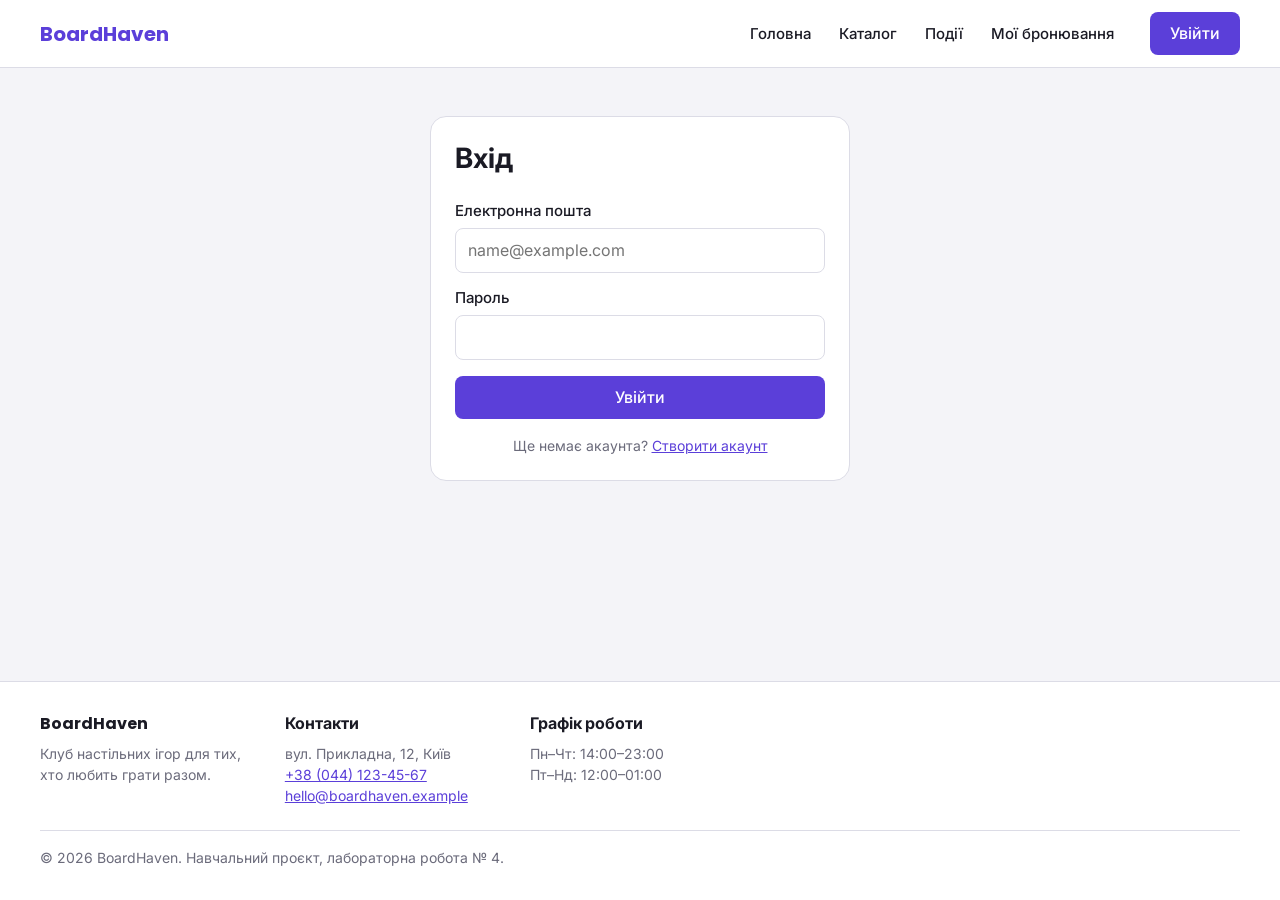
<file: boardhaven-lab4/boardhaven/login.html>
<!DOCTYPE html>
<html lang="uk">
<head>
  <meta charset="UTF-8">
  <meta name="viewport" content="width=device-width, initial-scale=1">
  <meta name="description" content="Вхід в акаунт клубу настільних ігор BoardHaven.">
  <title>Вхід — BoardHaven</title>
  <link rel="preconnect" href="https://fonts.googleapis.com">
  <link rel="preconnect" href="https://fonts.gstatic.com" crossorigin>
  <link rel="stylesheet" href="https://fonts.googleapis.com/css2?family=Inter:wght@400;500;600&amp;family=Poppins:wght@700&amp;display=swap">
  <link rel="stylesheet" href="css/style.css">
</head>
<body>
  <a class="skip-link" href="#main">Перейти до змісту</a>
  <header class="navbar">
    <div class="container navbar__inner">
      <a class="logo" href="index.html">BoardHaven</a>
      <nav class="navbar__nav" aria-label="Основна навігація">
        <ul class="navbar__list">
          <li><a class="navbar__link" href="index.html">Головна</a></li>
          <li><a class="navbar__link" href="games.html">Каталог</a></li>
          <li><a class="navbar__link" href="events.html">Події</a></li>
          <li><a class="navbar__link" href="my-bookings.html">Мої бронювання</a></li>
        </ul>
      </nav>
      <a class="btn btn--primary navbar__login" href="login.html">Увійти</a>
    </div>
  </header>
  <main id="main">
    <div class="container">
      <section class="auth" aria-labelledby="login-t">
        <h1 class="page-title" id="login-t">Вхід</h1>
        <form id="login-form" action="#" method="post" novalidate>
          <div class="field"><label for="email">Електронна пошта</label><input id="email" name="email" type="email" required autocomplete="email" placeholder="name@example.com"><p class="field__error" id="err-email" role="alert" hidden></p></div>
          <div class="field"><label for="password">Пароль</label><input id="password" name="password" type="password" required minlength="6" autocomplete="current-password"><p class="field__error" id="err-password" role="alert" hidden></p></div>
          <button class="btn btn--primary" type="submit">Увійти</button>
        </form>
        <p class="auth__alt">Ще немає акаунта? <button class="link-btn" type="button" data-open="modal-register">Створити акаунт</button></p>
      </section>
    </div>
    <dialog class="modal modal--success" id="modal-success" aria-labelledby="modal-success-t">
      <h2 id="modal-success-t">Вхід виконано</h2>
      <p>Ласкаво просимо до BoardHaven!</p>
      <div class="modal__actions"><a class="btn btn--primary" href="index.html">На головну</a></div>
    </dialog>
    <dialog class="modal modal--confirm" id="modal-register" aria-labelledby="modal-register-t">
      <h2 id="modal-register-t">Створення акаунта</h2>
      <p>Реєстрація буде доступна на наступному етапі проєкту. Поки що можна користуватися сайтом без акаунта.</p>
      <div class="modal__actions"><button class="btn btn--primary" type="button" data-close>Зрозуміло</button></div>
    </dialog>
  </main>
  <footer class="footer">
    <div class="container footer__inner">
      <section aria-labelledby="f1"><h2 id="f1">BoardHaven</h2><p>Клуб настільних ігор для тих, хто любить грати разом.</p></section>
      <section aria-labelledby="f2"><h2 id="f2">Контакти</h2>
        <address>вул. Прикладна, 12, Київ<br><a href="tel:+380441234567">+38 (044) 123-45-67</a><br><a href="mailto:hello@boardhaven.example">hello@boardhaven.example</a></address></section>
      <section aria-labelledby="f3"><h2 id="f3">Графік роботи</h2><p>Пн–Чт: 14:00–23:00<br>Пт–Нд: 12:00–01:00</p></section>
      <p class="footer__copy">© 2026 BoardHaven. Навчальний проєкт, лабораторна робота № 4.</p>
    </div>
  </footer>
  <script src="js/main.js"></script>
</body>
</html>
</file>
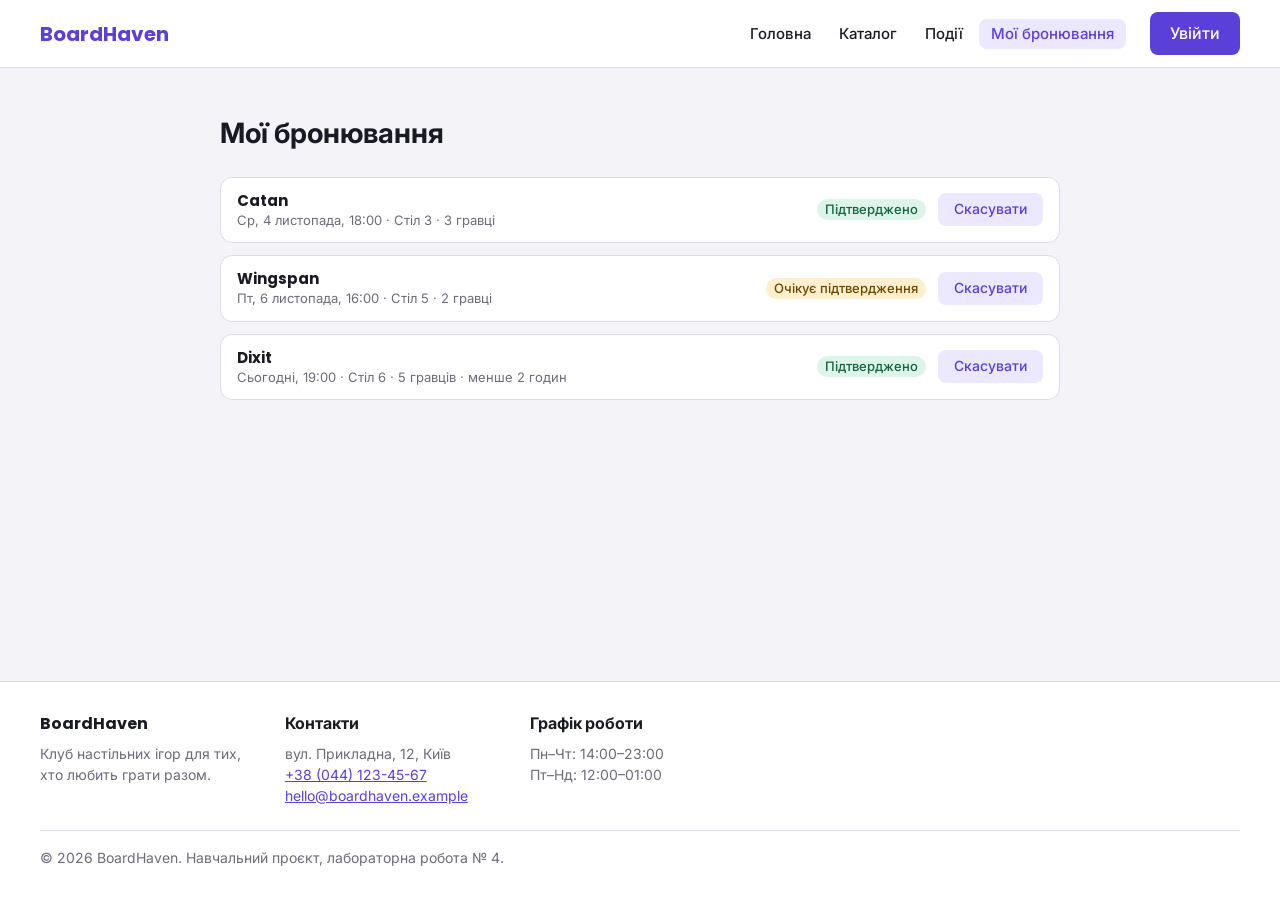
<file: boardhaven-lab4/boardhaven/my-bookings.html>
<!DOCTYPE html>
<html lang="uk">
<head>
  <meta charset="UTF-8">
  <meta name="viewport" content="width=device-width, initial-scale=1">
  <meta name="description" content="Перегляд і скасування бронювань столів у клубі BoardHaven.">
  <title>Мої бронювання — BoardHaven</title>
  <link rel="preconnect" href="https://fonts.googleapis.com">
  <link rel="preconnect" href="https://fonts.gstatic.com" crossorigin>
  <link rel="stylesheet" href="https://fonts.googleapis.com/css2?family=Inter:wght@400;500;600&amp;family=Poppins:wght@700&amp;display=swap">
  <link rel="stylesheet" href="css/style.css">
</head>
<body>
  <a class="skip-link" href="#main">Перейти до змісту</a>
  <header class="navbar">
    <div class="container navbar__inner">
      <a class="logo" href="index.html">BoardHaven</a>
      <nav class="navbar__nav" aria-label="Основна навігація">
        <ul class="navbar__list">
          <li><a class="navbar__link" href="index.html">Головна</a></li>
          <li><a class="navbar__link" href="games.html">Каталог</a></li>
          <li><a class="navbar__link" href="events.html">Події</a></li>
          <li><a class="navbar__link" href="my-bookings.html" aria-current="page">Мої бронювання</a></li>
        </ul>
      </nav>
      <a class="btn btn--primary navbar__login" href="login.html">Увійти</a>
    </div>
  </header>
  <main id="main">
    <div class="container--narrow">
      <h1 class="page-title">Мої бронювання</h1>
      <div class="rows" id="bookings">
        <article class="row">
          <div><h2 class="row__title">Catan</h2><p class="row__meta"><time>Ср, 4 листопада, 18:00</time> · Стіл 3 · 3 гравці</p></div>
          <div class="row__side"><span class="badge badge--success">Підтверджено</span><button class="btn btn--secondary btn--sm" type="button" data-cancel data-open="modal-cancel">Скасувати</button></div>
        </article>
        <article class="row">
          <div><h2 class="row__title">Wingspan</h2><p class="row__meta"><time>Пт, 6 листопада, 16:00</time> · Стіл 5 · 2 гравці</p></div>
          <div class="row__side"><span class="badge badge--warning">Очікує підтвердження</span><button class="btn btn--secondary btn--sm" type="button" data-cancel data-open="modal-cancel">Скасувати</button></div>
        </article>
        <article class="row" data-soon="true">
          <div><h2 class="row__title">Dixit</h2><p class="row__meta"><time>Сьогодні, 19:00</time> · Стіл 6 · 5 гравців · менше 2 годин</p></div>
          <div class="row__side"><span class="badge badge--success">Підтверджено</span><button class="btn btn--secondary btn--sm" type="button" data-cancel data-open="modal-cancel">Скасувати</button></div>
        </article>
      </div>
    </div>
    <dialog class="modal modal--confirm" id="modal-cancel" aria-labelledby="modal-cancel-t">
      <h2 id="modal-cancel-t">Скасувати бронювання?</h2>
      <p>Стіл знову стане доступним для інших гостей.</p>
      <div class="modal__actions"><button class="btn btn--secondary" type="button" data-close>Залишити</button><button class="btn btn--danger" type="button" id="cancel-yes">Скасувати бронювання</button></div>
    </dialog>
    <dialog class="modal modal--success" id="modal-success" aria-labelledby="modal-success-t">
      <h2 id="modal-success-t">Бронювання скасовано</h2>
      <p>Ми звільнили стіл. Чекаємо на вас наступного разу!</p>
      <div class="modal__actions"><button class="btn btn--primary" type="button" data-close>Готово</button></div>
    </dialog>
    <dialog class="modal modal--error" id="modal-error" aria-labelledby="modal-error-t">
      <h2 id="modal-error-t">Не вдалося скасувати</h2>
      <p>До початку менше 2 годин, тому онлайн скасувати бронювання не можна. Зателефонуйте до клубу: +38 (044) 123-45-67.</p>
      <div class="modal__actions"><button class="btn btn--primary" type="button" data-close>Зрозуміло</button></div>
    </dialog>
  </main>
  <footer class="footer">
    <div class="container footer__inner">
      <section aria-labelledby="f1"><h2 id="f1">BoardHaven</h2><p>Клуб настільних ігор для тих, хто любить грати разом.</p></section>
      <section aria-labelledby="f2"><h2 id="f2">Контакти</h2>
        <address>вул. Прикладна, 12, Київ<br><a href="tel:+380441234567">+38 (044) 123-45-67</a><br><a href="mailto:hello@boardhaven.example">hello@boardhaven.example</a></address></section>
      <section aria-labelledby="f3"><h2 id="f3">Графік роботи</h2><p>Пн–Чт: 14:00–23:00<br>Пт–Нд: 12:00–01:00</p></section>
      <p class="footer__copy">© 2026 BoardHaven. Навчальний проєкт, лабораторна робота № 4.</p>
    </div>
  </footer>
  <script src="js/main.js"></script>
</body>
</html>
</file>
<file: boardhaven-lab4/boardhaven/css/style.css>
/* ==========================================================
   BoardHaven — стилі (практична робота № 3)
   1. Токени дизайн-системи  2. База  3. Компоненти  4. Сторінки
   5. Адаптивність
   ========================================================== */

/* 1. ТОКЕНИ ДИЗАЙН-СИСТЕМИ (змінні Figma) */
:root {
  /* Colors */
  --primary-600: #5B3FD9;
  --primary-700: #4A31B8;
  --primary-100: #ECE8FF;
  --accent-500: #FFB020;
  --success-100: #DDF4E8;
  --success-700: #14633F;
  --warning-100: #FFEFCC;
  --warning-700: #6B4600;
  --danger-100: #FBE0E0;
  --danger-500: #D6393A;
  --danger-700: #8E2223;
  --neutral-900: #1A1A24;
  --neutral-500: #6B6B7B;
  --neutral-200: #DCDCE6;
  --neutral-100: #F4F4F8;
  --white: #FFFFFF;

  /* Обкладинки ігор */
  --cover-purple: #5B3FD9;
  --cover-red: #D63A3A;
  --cover-green: #1F9D63;
  --cover-amber: #B86A00;
  --cover-blue: #2563EB;
  --cover-teal: #0F7B72;

  /* Spacing */
  --space-2: 0.125rem;
  --space-4: 0.25rem;
  --space-6: 0.375rem;
  --space-8: 0.5rem;
  --space-12: 0.75rem;
  --space-16: 1rem;
  --space-20: 1.25rem;
  --space-24: 1.5rem;
  --space-32: 2rem;
  --space-48: 3rem;
  --space-64: 4rem;

  /* Radius */
  --radius-8: 8px;
  --radius-12: 12px;
  --radius-16: 16px;
  --radius-999: 999px;

  /* Typography (Poppins не має кирилиці, тому в запасі — Inter) */
  --font-heading: "Poppins", "Inter", system-ui, "Segoe UI", Arial, sans-serif;
  --font-body: "Inter", system-ui, "Segoe UI", Roboto, Arial, sans-serif;
}

/* 2. БАЗОВІ СТИЛІ */
*, *::before, *::after { box-sizing: border-box; }
html { -webkit-text-size-adjust: 100%; }
body {
  margin: 0;
  min-height: 100vh;
  display: flex;
  flex-direction: column;
  font-family: var(--font-body);
  font-size: 1rem;
  line-height: 1.5;
  color: var(--neutral-900);
  background: var(--neutral-100);
}
main { flex: 1; padding-block: var(--space-48); }
img { max-width: 100%; display: block; }
a { color: var(--primary-600); }
h1, h2, h3 { font-family: var(--font-heading); font-weight: 700; margin: 0 0 var(--space-16); }
h1 { font-size: clamp(1.75rem, 5vw, 2.5rem); line-height: 1.2; }
h2 { font-size: 1.75rem; line-height: 1.3; }
h3 { font-size: 1.125rem; line-height: 1.45; }
p { margin: 0 0 var(--space-16); }
/* Заголовок внутрішніх сторінок — стиль Heading/H2 (28/36) */
.page-title { font-size: 1.75rem; line-height: 1.3; margin-bottom: var(--space-24); }
ul, ol { margin: 0; padding: 0; list-style: none; }
dl, dd { margin: 0; }

.container { width: min(100% - 2rem, 1200px); margin-inline: auto; }
.container--narrow { width: min(100% - 2rem, 840px); margin-inline: auto; }

.sr-only {
  position: absolute; width: 1px; height: 1px; margin: -1px; padding: 0;
  overflow: hidden; clip: rect(0 0 0 0); white-space: nowrap; border: 0;
}
.skip-link {
  position: absolute; left: -999px; top: var(--space-8);
  background: var(--white); color: var(--primary-600);
  padding: var(--space-8) var(--space-16); border-radius: var(--radius-8); z-index: 100;
}
.skip-link:focus { left: var(--space-16); }
:focus-visible { outline: 3px solid var(--accent-500); outline-offset: 2px; }

/* 3. КОМПОНЕНТИ */

/* Button */
.btn {
  display: inline-flex; align-items: center; justify-content: center;
  padding: var(--space-12) var(--space-20);
  border: 0; border-radius: var(--radius-8);
  font-family: var(--font-body); font-size: 1rem; font-weight: 500; line-height: 1.2;
  text-decoration: none; cursor: pointer;
  transition: background-color .15s, color .15s;
}
.btn--primary { background: var(--primary-600); color: var(--white); }
.btn--primary:hover { background: var(--primary-700); }
.btn--secondary { background: var(--primary-100); color: var(--primary-600); }
.btn--secondary:hover { background: #DDD6FF; }
.btn--danger { background: var(--danger-500); color: var(--white); }
.btn--danger:hover { background: var(--danger-700); }
.btn--sm { padding: var(--space-8) var(--space-16); font-size: 0.875rem; }
.btn:disabled { opacity: .45; cursor: not-allowed; }

/* Navbar */
.navbar { background: var(--white); border-bottom: 1px solid var(--neutral-200); position: sticky; top: 0; z-index: 10; }
.navbar__inner { display: flex; align-items: center; gap: var(--space-24); padding-block: var(--space-12); }
.logo { font-family: var(--font-heading); font-weight: 700; font-size: 1.25rem; line-height: 1.5; color: var(--primary-600); text-decoration: none; }
.navbar__nav { margin-left: auto; }
.navbar__list { display: flex; align-items: center; gap: var(--space-4); }
.navbar__link {
  display: block; padding: var(--space-6) var(--space-12);
  border-radius: var(--radius-8);
  font-size: 0.9375rem; line-height: 1.2; font-weight: 500;
  color: var(--neutral-900); text-decoration: none;
}
.navbar__link:hover { background: var(--neutral-100); }
.navbar__link[aria-current="page"] { background: var(--primary-100); color: var(--primary-600); }

/* Tag (фільтр) */
.tags { display: flex; flex-wrap: wrap; gap: var(--space-8); }
.tag {
  padding: var(--space-8) var(--space-16);
  border: 1px solid var(--neutral-200); border-radius: var(--radius-999);
  background: var(--white); color: var(--neutral-900);
  font-family: var(--font-body); font-size: 0.875rem; line-height: 1.2; cursor: pointer;
}
.tag:hover { border-color: var(--primary-600); }
.tag[aria-pressed="true"] { background: var(--primary-600); border-color: var(--primary-600); color: var(--white); }

/* Badge */
.badge {
  display: inline-block; padding: var(--space-2) var(--space-8);
  border-radius: var(--radius-999);
  font-size: 0.8125rem; line-height: 1.3; font-weight: 500; white-space: nowrap;
}
.badge--success { background: var(--success-100); color: var(--success-700); }
.badge--warning { background: var(--warning-100); color: var(--warning-700); }
.badge--danger  { background: var(--danger-100);  color: var(--danger-700); }
.badge--neutral { background: var(--neutral-100); color: var(--neutral-500); }

/* Game Card */
.cards { display: grid; grid-template-columns: repeat(auto-fill, minmax(280px, 1fr)); gap: var(--space-24); }
.card {
  display: flex; flex-direction: column; gap: var(--space-12);
  height: 100%; padding: var(--space-12);
  background: var(--white); border: 1px solid var(--neutral-200); border-radius: var(--radius-16);
}
.card__cover { aspect-ratio: 2 / 1; display: grid; place-items: center; border-radius: var(--radius-12); color: var(--white); font-family: var(--font-heading); font-weight: 700; font-size: 2.25rem; }
.card__title { margin: 0; font-size: 1rem; line-height: 1.4; }
.card__meta { margin: 0; font-size: 0.875rem; line-height: 1.5; color: var(--neutral-500); }
.card__status { display: flex; align-items: center; gap: var(--space-8); margin: 0; font-size: 0.8125rem; color: var(--neutral-500); }
.card .btn { align-self: flex-start; margin-top: auto; }

.cover--purple { background: var(--cover-purple); }
.cover--red    { background: var(--cover-red); }
.cover--green  { background: var(--cover-green); }
.cover--amber  { background: var(--cover-amber); }
.cover--blue   { background: var(--cover-blue); }
.cover--teal   { background: var(--cover-teal); }

/* Table Slot / Time Slot */
.slots { display: flex; flex-wrap: wrap; gap: var(--space-12); }
.slot {
  display: flex; flex-direction: column; align-items: center; justify-content: center; gap: var(--space-2);
  min-width: 5.5rem; padding: var(--space-12) var(--space-20);
  background: var(--white); border: 1px solid var(--neutral-200); border-radius: var(--radius-12);
  color: var(--neutral-900); font-family: var(--font-body); font-size: 0.875rem; line-height: 1.3; cursor: pointer;
}
.slot small { font-size: 0.75rem; color: var(--neutral-500); }
.slot:hover { border-color: var(--primary-600); }
.slot[aria-pressed="true"] { background: var(--primary-600); border-color: var(--primary-600); color: var(--white); }
.slot[aria-pressed="true"] small { color: var(--white); opacity: .85; }
.slot:disabled, .slot:disabled:hover { background: var(--danger-100); border-color: var(--danger-100); color: var(--danger-700); cursor: not-allowed; }
.slot:disabled small { color: var(--danger-700); }
.slots--tables .slot { min-width: 6.5rem; }

/* Modal */
.modal {
  width: min(92vw, 420px); padding: var(--space-24);
  border: 0; border-radius: var(--radius-16);
  background: var(--white); color: var(--neutral-900);
}
.modal::backdrop { background: rgba(26, 26, 36, .55); }
.modal h2 { font-size: 1.25rem; margin-bottom: var(--space-8); }
.modal p { color: var(--neutral-500); }
.modal--success h2 { color: var(--success-700); }
.modal--error h2 { color: var(--danger-700); }
.modal__actions { display: flex; flex-wrap: wrap; justify-content: flex-end; gap: var(--space-8); margin-top: var(--space-24); }

/* Поля форм */
.field { display: flex; flex-direction: column; gap: var(--space-8); margin-bottom: var(--space-16); }
.field label, .field__label { font-size: 0.9375rem; line-height: 1.2; font-weight: 500; }
.field input, .select {
  padding: var(--space-12); border: 1px solid var(--neutral-200); border-radius: var(--radius-8);
  background: var(--white); color: var(--neutral-900);
  font-family: var(--font-body); font-size: 1rem; line-height: 1.2;
}
.field input:focus, .select:focus { border-color: var(--primary-600); }
.hint { margin: var(--space-16) 0 0; font-size: 0.875rem; color: var(--neutral-500); }
.hint--error { color: var(--danger-700); }
.link-btn { padding: 0; border: 0; background: none; color: var(--primary-600); font: inherit; text-decoration: underline; cursor: pointer; }

/* Footer */
.footer { background: var(--white); border-top: 1px solid var(--neutral-200); padding-block: var(--space-32); font-size: 0.875rem; color: var(--neutral-500); }
.footer__inner { display: grid; grid-template-columns: repeat(auto-fit, minmax(200px, 1fr)); gap: var(--space-24); }
.footer h2 { margin-bottom: var(--space-8); font-size: 1rem; color: var(--neutral-900); }
.footer p { margin: 0; }
.footer address { font-style: normal; }
.footer__copy { grid-column: 1 / -1; padding-top: var(--space-16); border-top: 1px solid var(--neutral-200); }

/* 4. СТОРІНКИ */

/* Головна */
.hero { display: grid; grid-template-columns: 1.1fr 0.9fr; gap: var(--space-48); align-items: center; margin-bottom: var(--space-64); }
.hero__lead { max-width: 52ch; font-size: 1.125rem; color: var(--neutral-500); }
.hero__actions { display: flex; flex-wrap: wrap; gap: var(--space-12); margin-top: var(--space-24); }
.hero__art { display: grid; grid-template-columns: repeat(3, 1fr); gap: var(--space-12); }
.tile { aspect-ratio: 1; display: grid; place-items: center; border-radius: var(--radius-16); color: var(--white); font-family: var(--font-heading); font-weight: 700; font-size: 2rem; }
.section { margin-bottom: var(--space-48); }
.section__head { display: flex; align-items: baseline; justify-content: space-between; gap: var(--space-16); margin-bottom: var(--space-16); }
.section__head h2 { margin: 0; }

/* Каталог */
.result-count { margin: var(--space-24) 0; font-size: 0.875rem; color: var(--neutral-500); }
.empty { padding: var(--space-32); background: var(--white); border: 1px dashed var(--neutral-200); border-radius: var(--radius-16); text-align: center; color: var(--neutral-500); }

/* Опис гри */
.breadcrumb { margin-bottom: var(--space-24); font-size: 0.875rem; color: var(--neutral-500); }
.detail { display: grid; grid-template-columns: minmax(220px, 320px) 1fr; gap: var(--space-32); align-items: start; }
.detail__cover { aspect-ratio: 1; display: grid; place-items: center; border-radius: var(--radius-16); color: var(--white); font-family: var(--font-heading); font-weight: 700; font-size: 5rem; }
.detail__lead { max-width: 60ch; font-size: 1.0625rem; }
.specs { display: grid; grid-template-columns: auto 1fr; gap: var(--space-8) var(--space-24); margin: var(--space-24) 0; padding: var(--space-16); background: var(--white); border: 1px solid var(--neutral-200); border-radius: var(--radius-12); }
.specs dt { color: var(--neutral-500); }
.specs dd { font-weight: 500; }
.detail__actions { display: flex; flex-wrap: wrap; gap: var(--space-12); }

/* Бронювання */
.steps { display: grid; grid-template-columns: repeat(3, 1fr); gap: var(--space-16); margin-bottom: var(--space-32); }
.steps li {
  padding: var(--space-8) var(--space-12); text-align: center;
  background: var(--white); border: 1px solid var(--neutral-200); border-radius: var(--radius-8);
  font-size: 0.875rem; line-height: 1.5;
}
.steps li[aria-current="step"] { background: var(--primary-600); border-color: var(--primary-600); color: var(--white); }
.step[hidden] { display: none; }
.step .field { margin-bottom: var(--space-24); }
.field--inline { flex-direction: row; align-items: center; }
.actions { display: flex; flex-wrap: wrap; gap: var(--space-12); margin-top: var(--space-24); }
.summary { margin-bottom: var(--space-16); padding: var(--space-12) var(--space-16); background: var(--white); border: 1px solid var(--neutral-200); border-radius: var(--radius-12); }
.summary h2 { margin: 0 0 var(--space-4); font-size: 1rem; line-height: 1.4; }
.summary dl { display: flex; flex-wrap: wrap; font-size: 0.8125rem; color: var(--neutral-500); }
.summary dd:not(:last-child)::after { content: "\00a0·\00a0"; }

/* Рядки списків: події, бронювання */
.rows { display: flex; flex-direction: column; gap: var(--space-12); }
.row {
  display: flex; align-items: center; justify-content: space-between; gap: var(--space-16);
  padding: var(--space-12) var(--space-16);
  background: var(--white); border: 1px solid var(--neutral-200); border-radius: var(--radius-12);
}
.row__title { margin: 0; font-size: 0.9375rem; line-height: 1.4; }
.row__meta { margin: 0; font-size: 0.8125rem; color: var(--neutral-500); }
.row__side { display: flex; align-items: center; gap: var(--space-12); }
.row[hidden] { display: none; }

/* Вхід */
.auth { max-width: 420px; margin-inline: auto; padding: var(--space-24); background: var(--white); border: 1px solid var(--neutral-200); border-radius: var(--radius-16); }
.auth .btn { width: 100%; }
.auth__alt { margin: var(--space-16) 0 0; text-align: center; font-size: 0.875rem; color: var(--neutral-500); }

/* 5. АДАПТИВНІСТЬ */
@media (max-width: 900px) {
  .hero, .detail { grid-template-columns: 1fr; }
  .detail__cover { max-width: 280px; }
}
@media (max-width: 640px) {
  main { padding-block: var(--space-32); }
  .container, .container--narrow { width: calc(100% - 2rem); }
  .navbar__inner { flex-wrap: wrap; gap: var(--space-8) var(--space-16); }
  .navbar__nav { order: 3; width: 100%; margin-left: 0; }
  .navbar__list { flex-wrap: wrap; }
  .navbar__login { margin-left: auto; }
  .steps { grid-template-columns: 1fr; gap: var(--space-8); }
  .row { flex-direction: column; align-items: flex-start; }
  .row__side { width: 100%; justify-content: space-between; }
  .hero__actions .btn { flex: 1 1 100%; }
  .field--inline { flex-direction: column; align-items: flex-start; }
}

/* ---------- Лабораторна робота № 4 ---------- */
.tools { display: flex; flex-wrap: wrap; gap: var(--space-12); margin-top: var(--space-16); }
.tools .input { flex: 1; min-width: 12rem; padding: var(--space-12) var(--space-16); border: 1px solid var(--neutral-200); border-radius: var(--radius-8); background: var(--white); font: inherit; }
.tools .input:focus { border-color: var(--primary-600); }
.field__error { margin: 0; font-size: 0.875rem; color: var(--danger-700); }
.field input[aria-invalid="true"] { border-color: var(--danger-500); }
.burger { display: none; padding: var(--space-8) var(--space-12); border: 1px solid var(--neutral-200); border-radius: var(--radius-8); background: var(--white); font-size: 1.25rem; line-height: 1; cursor: pointer; }
@media (max-width: 640px) {
  .burger { display: inline-flex; }
  .js .navbar__nav { display: none; }
  .js .navbar__nav.open { display: block; }
}
</file>
